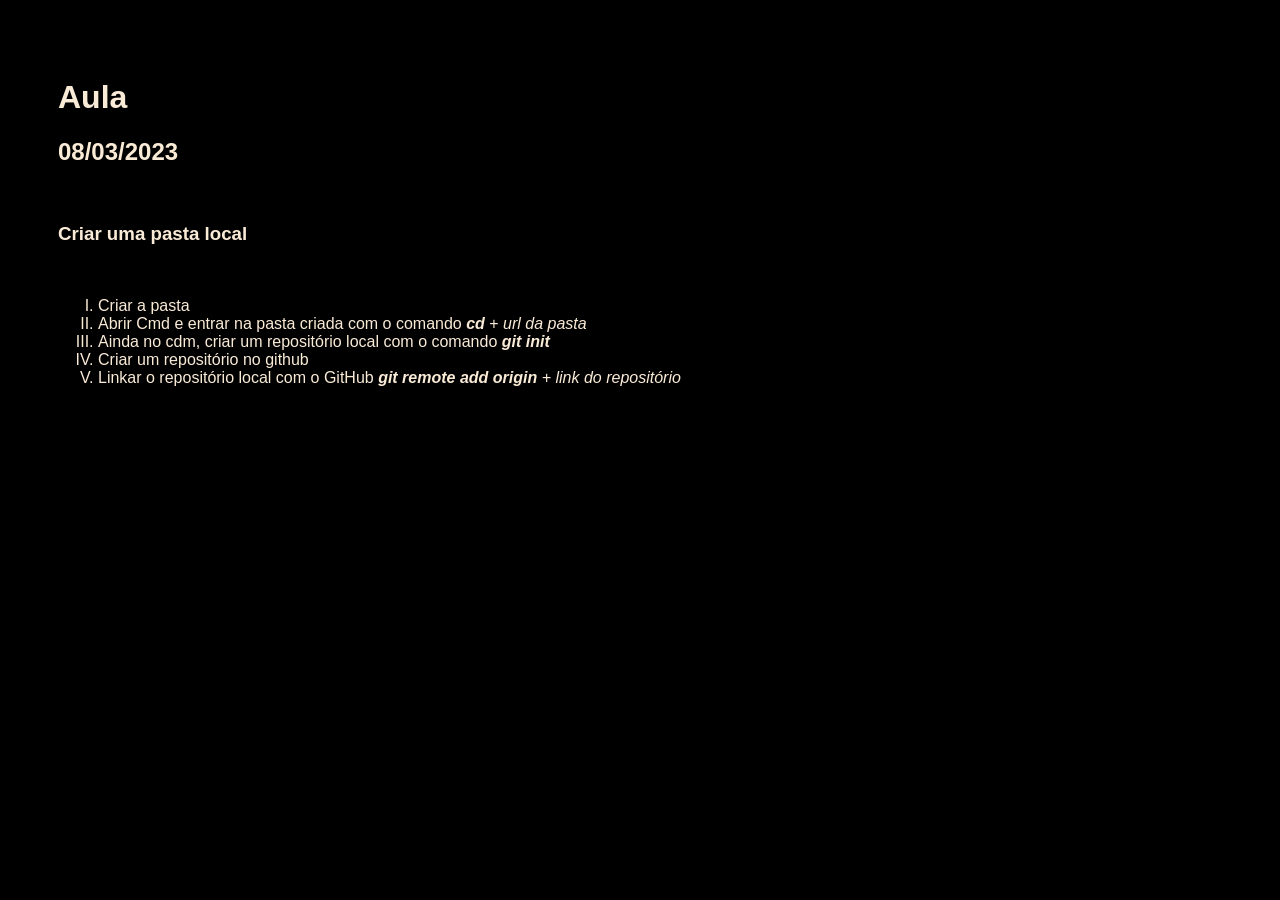
<file: Git - Matheus/index.html>
<!DOCTYPE html>
<html lang="pr-BR">
<head>
    <meta charset="UTF-8">
    <meta http-equiv="X-UA-Compatible" content="IE=edge">
    <meta name="viewport" content="width=device-width, initial-scale=1.0">
    <link rel="icon" href="https://cdn-icons-png.flaticon.com/512/733/733553.png">
    <title>Craindo Repositório Git</title>
</head>
<style>
    body{
        background-color: black;
        color: antiquewhite;
        font-family:Verdana, Geneva, Tahoma, sans-serif;
        padding: 50px;
    }
</style>
<body>
    <h1>Aula</h1>
    <h2>08/03/2023</h2>
    <br>
    <h3>Criar uma pasta local</h3>
    <br>
    <ol type="I">
        <li>
            Criar a pasta
        </li>
        <li>
            Abrir Cmd e entrar na pasta criada com o comando <b><i>cd</i></b> + <i>url da pasta</i>
        </li>
        <li>
            Ainda no cdm, criar um repositório local com o comando <i><b>git init</b></i>
        </li>
        <li>
            Criar um repositório no github
        </li>
        <li>
            Linkar o repositório local com o GitHub <i><b>git remote add origin</b>  + link do repositório</i>
        </li>
    </ol>
</body>
</html>
</file>
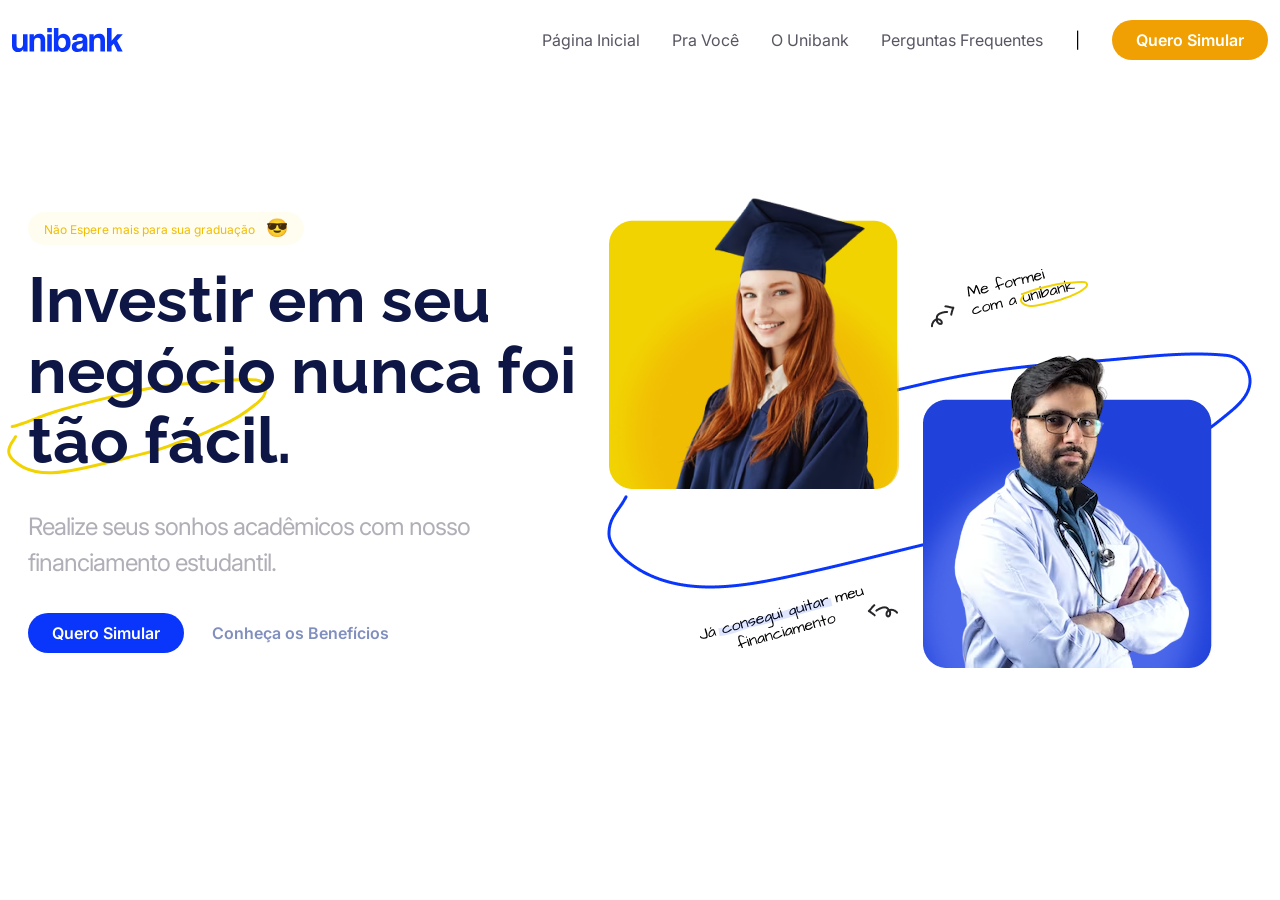
<file: Unibank - Barbhara/index.html>
<!DOCTYPE html>
<html lang="pt">
<head>
    <meta charset="UTF-8">
    <meta http-equiv="X-UA-Compatible" content="IE=edge">
    <meta name="viewport" content="width=device-width, initial-scale=1.0">
    <link rel="icon" href="/favicon.png">
    <link rel="stylesheet" href="./CSS/main.css">
    <link rel="preconnect" href="https://fonts.googleapis.com">
    <link rel="preconnect" href="https://fonts.gstatic.com" crossorigin>
    <link href="https://fonts.googleapis.com/css2?family=Inter:wght@400;500;600&family=Raleway:wght@400;500;700&display=swap" rel="stylesheet">
    <title>Unibank</title>
</head>
<body>
    <header>
        <div class="container">
            <img src="./Image/logo.svg" alt="">

            <nav>
                <ul>       
                    <li><a href="">Página Inicial</a></li>
                    <li><a href="">Pra Você</a></li>
                    <li><a href="">O Unibank</a></li>
                    <li><a href="">Perguntas Frequentes</a></li>
                    <li>|</li>
                </ul>

                <a href="" class="btn btn-secondary">Quero Simular</a>
            </nav>
        </div>
    </header>
    <section class="s-hero">
        <div class="container">
            <div class="text">

                <h5>Não Espere mais para sua graduação <span>😎</span></h5>

                <div class="title">
                    <h1>Investir em seu negócio nunca foi tão fácil.</h1>
                    <img src="./Image/rabisco.svg" alt="">
                </div>

                <p>Realize seus sonhos acadêmicos com nosso financiamento estudantil.</p>

                <div class="btns">
                    <a href="" class="btn btn-primary">Quero Simular</a>
                    <a href="" class="btn">Conheça os Benefícios</a>
                </div>
            </div>
            <img src="./Image/banner.png" alt="">
        </div>
    </section>
</body>
</html>
</file>
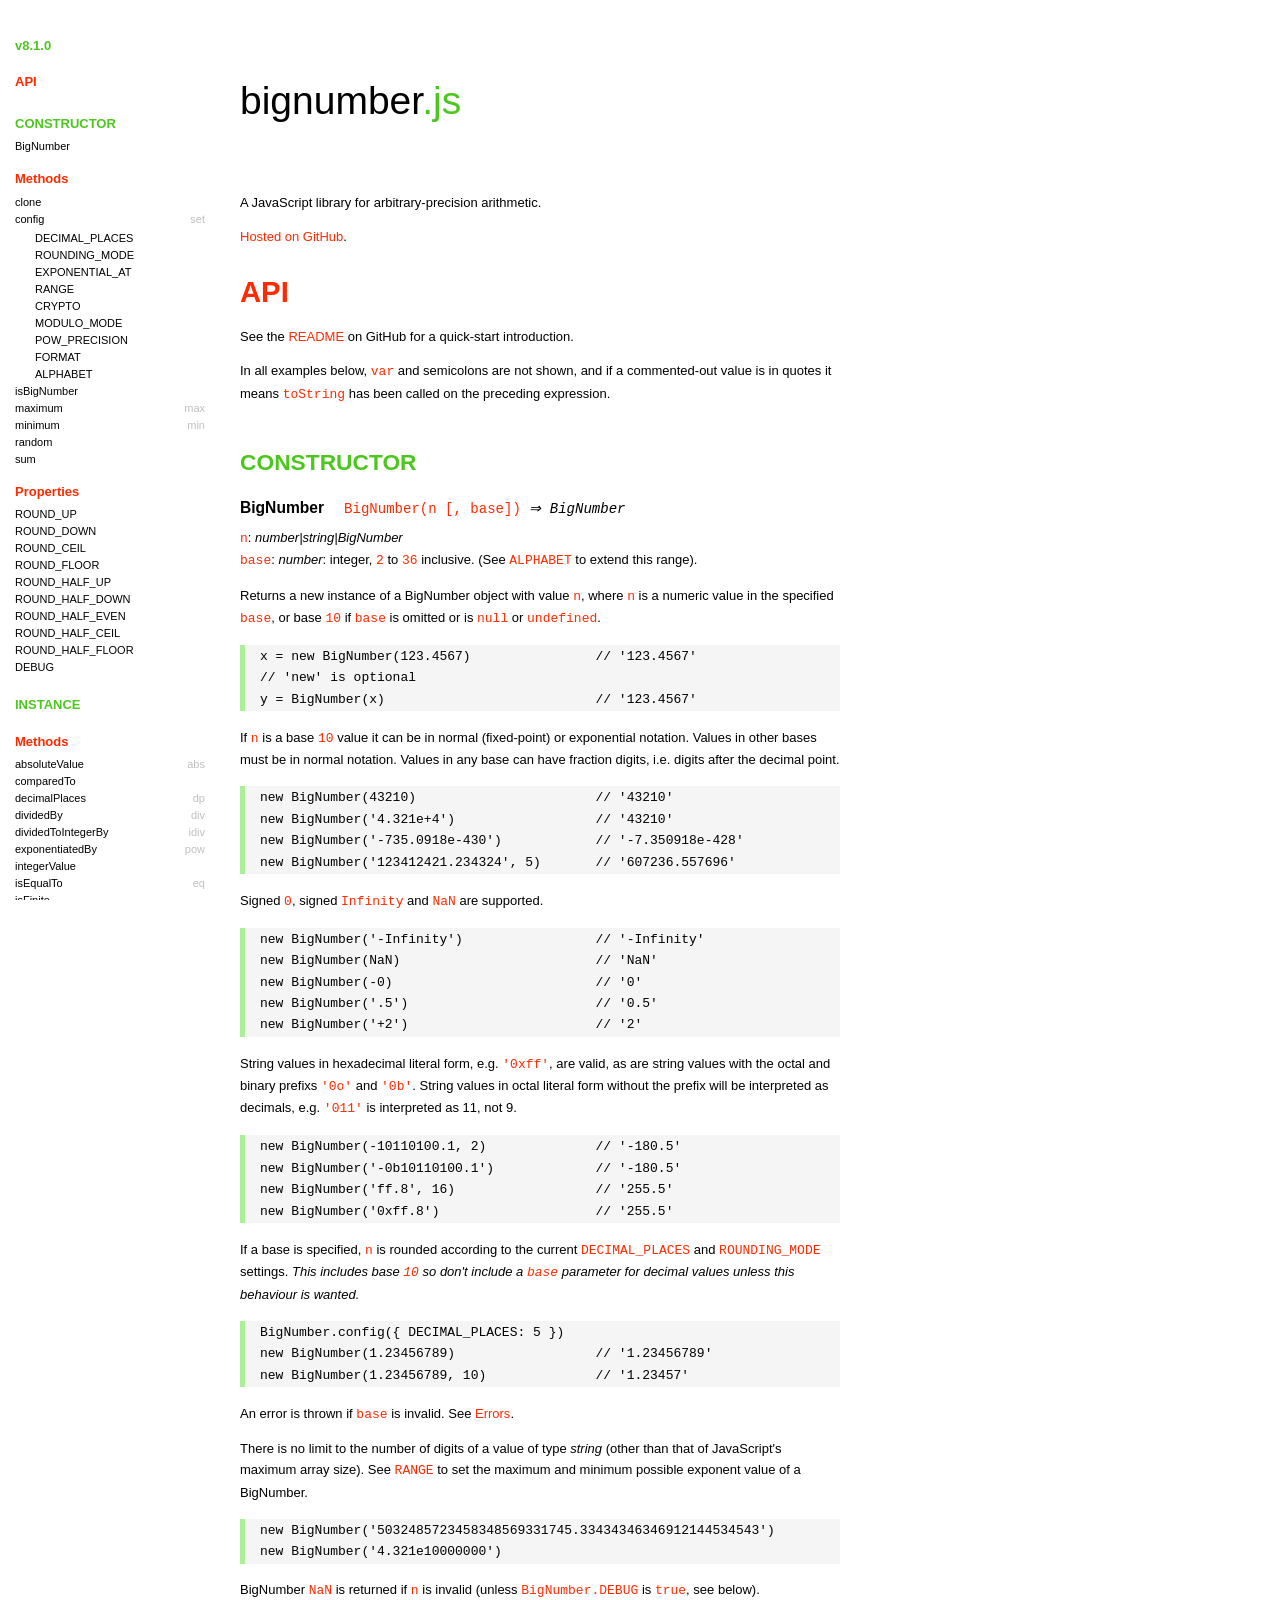
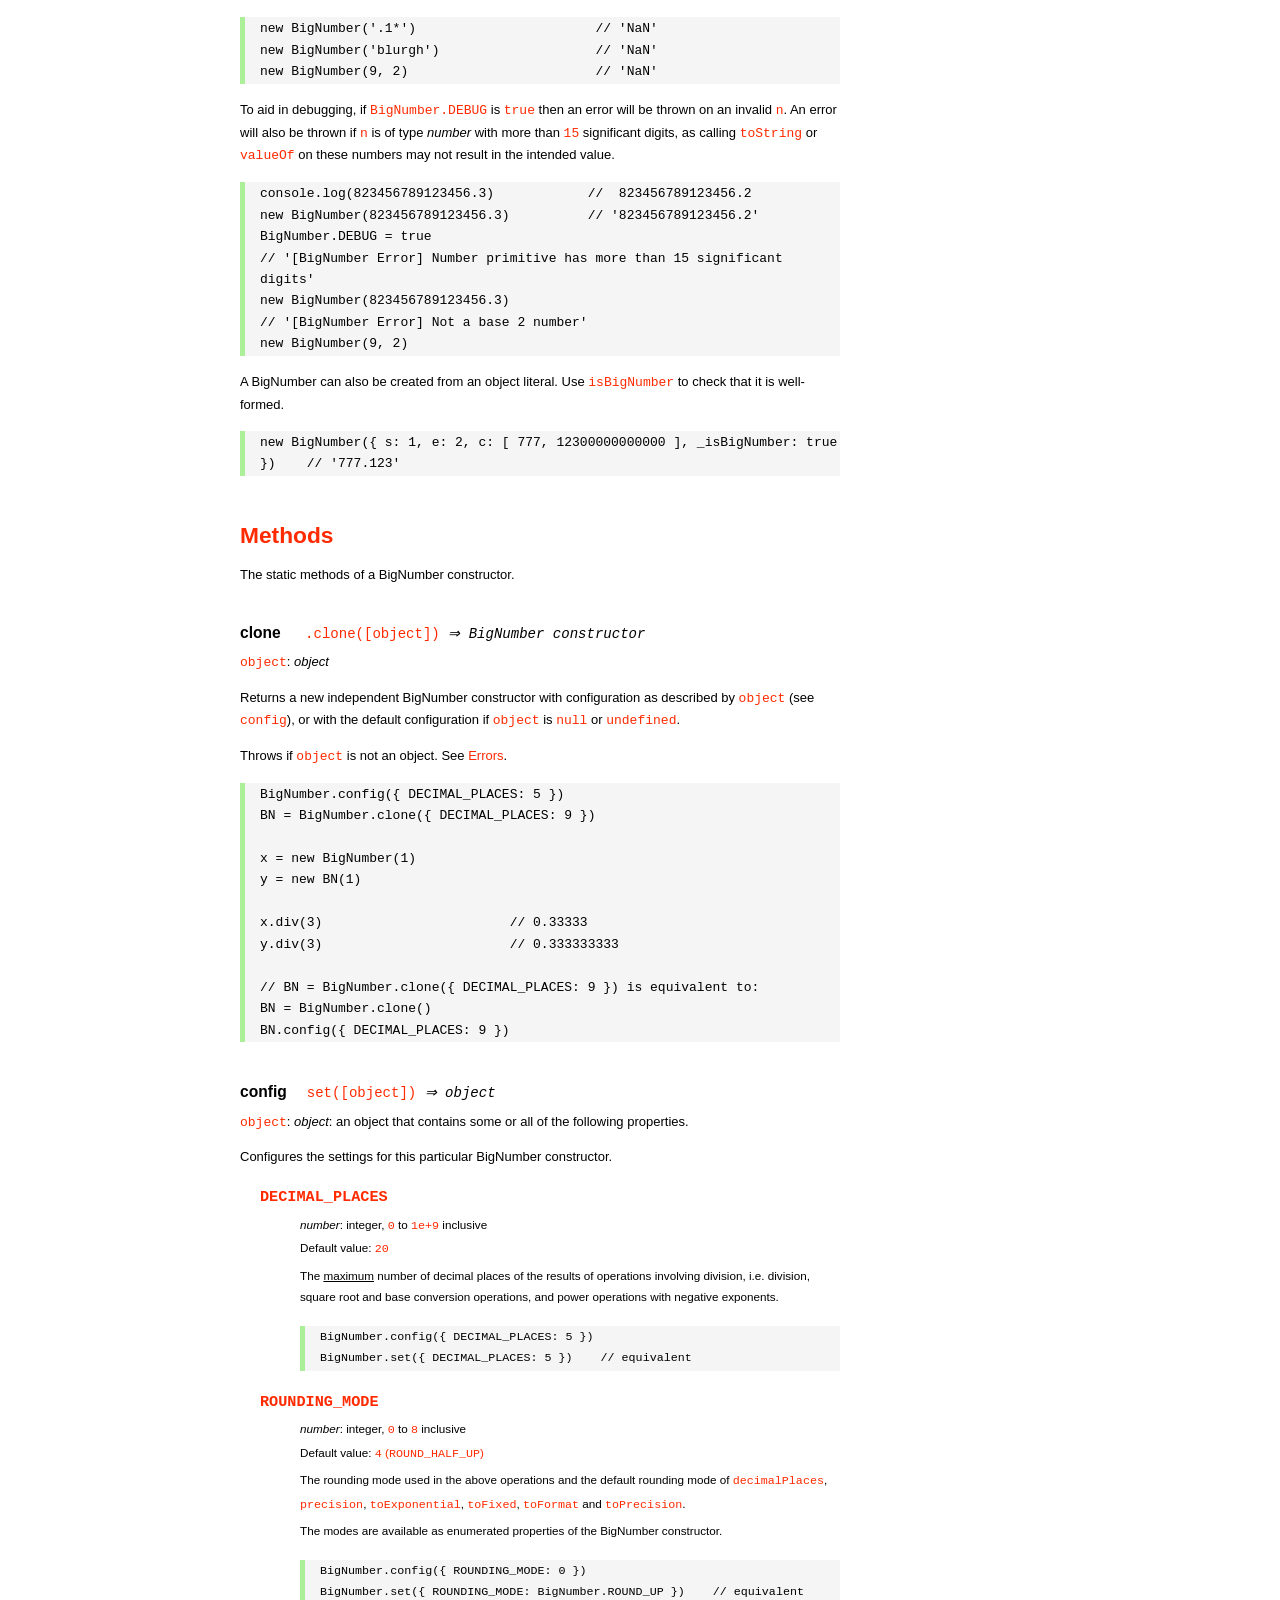
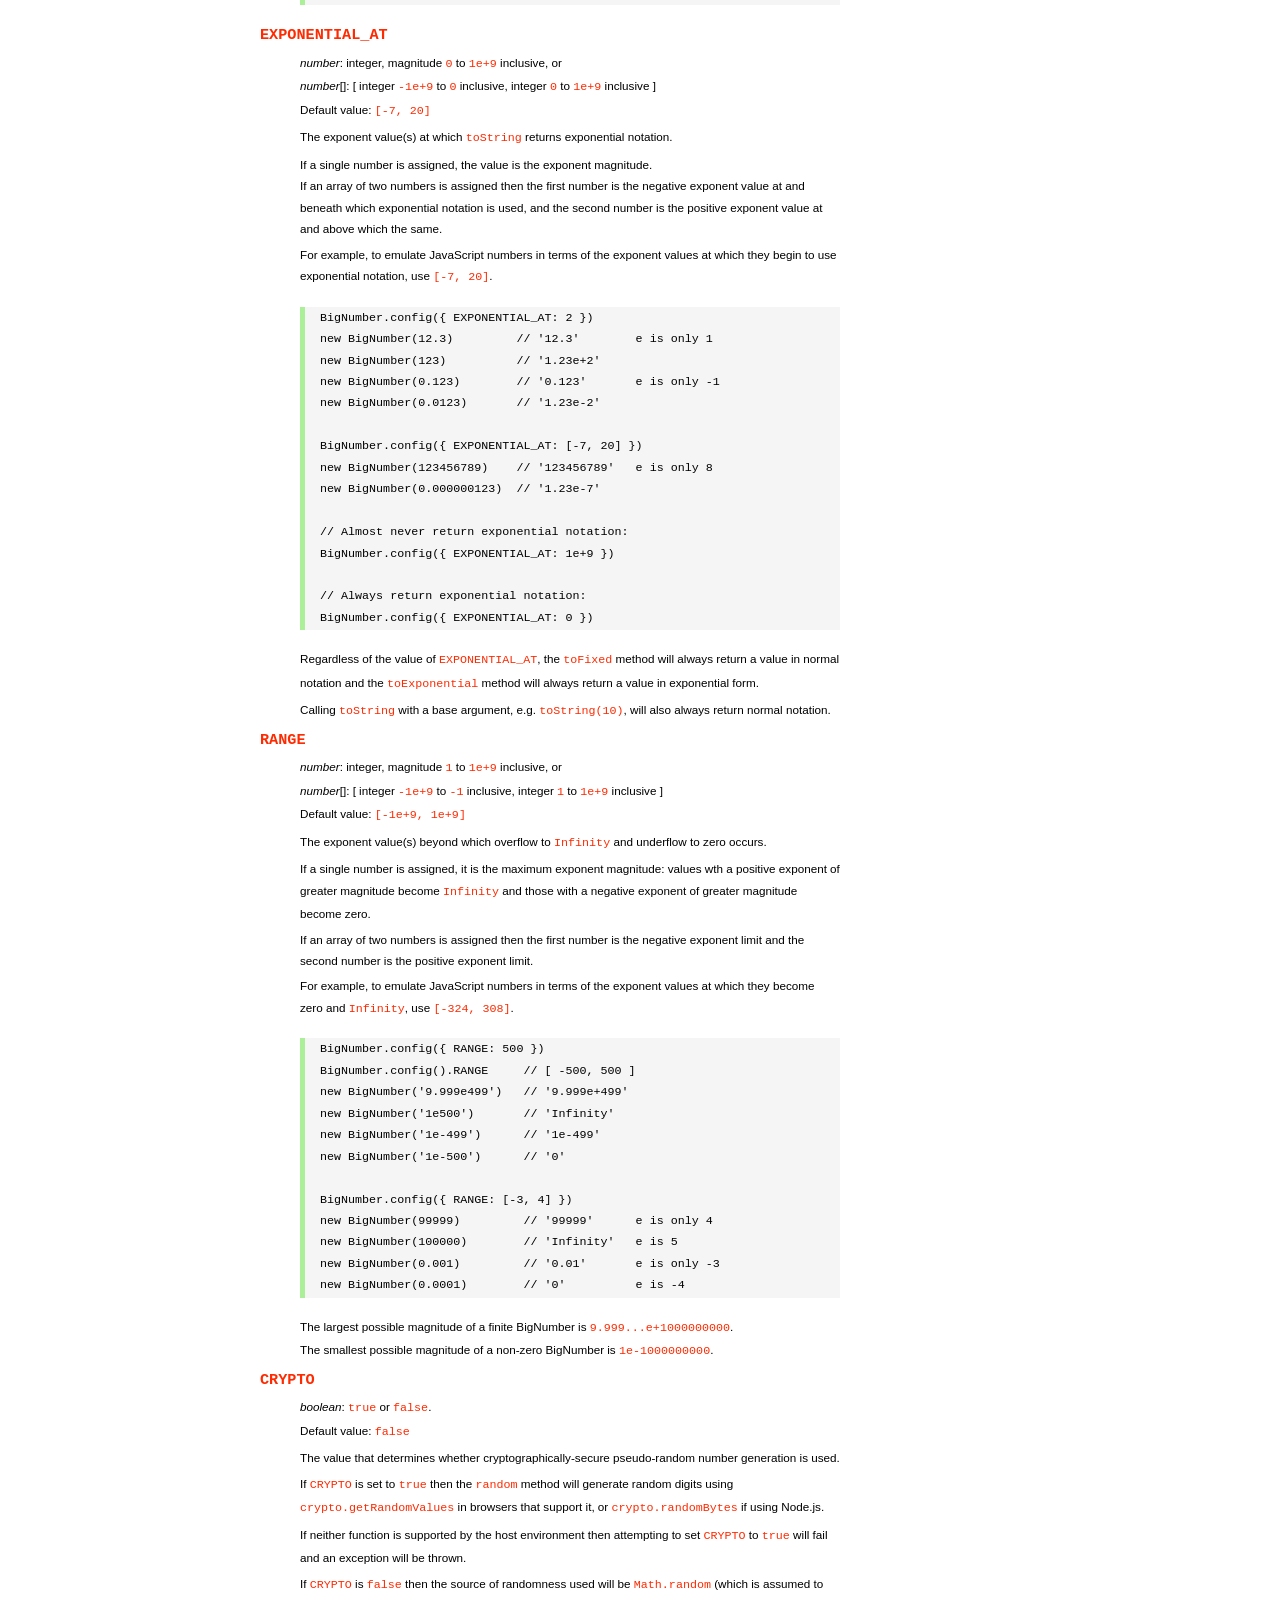
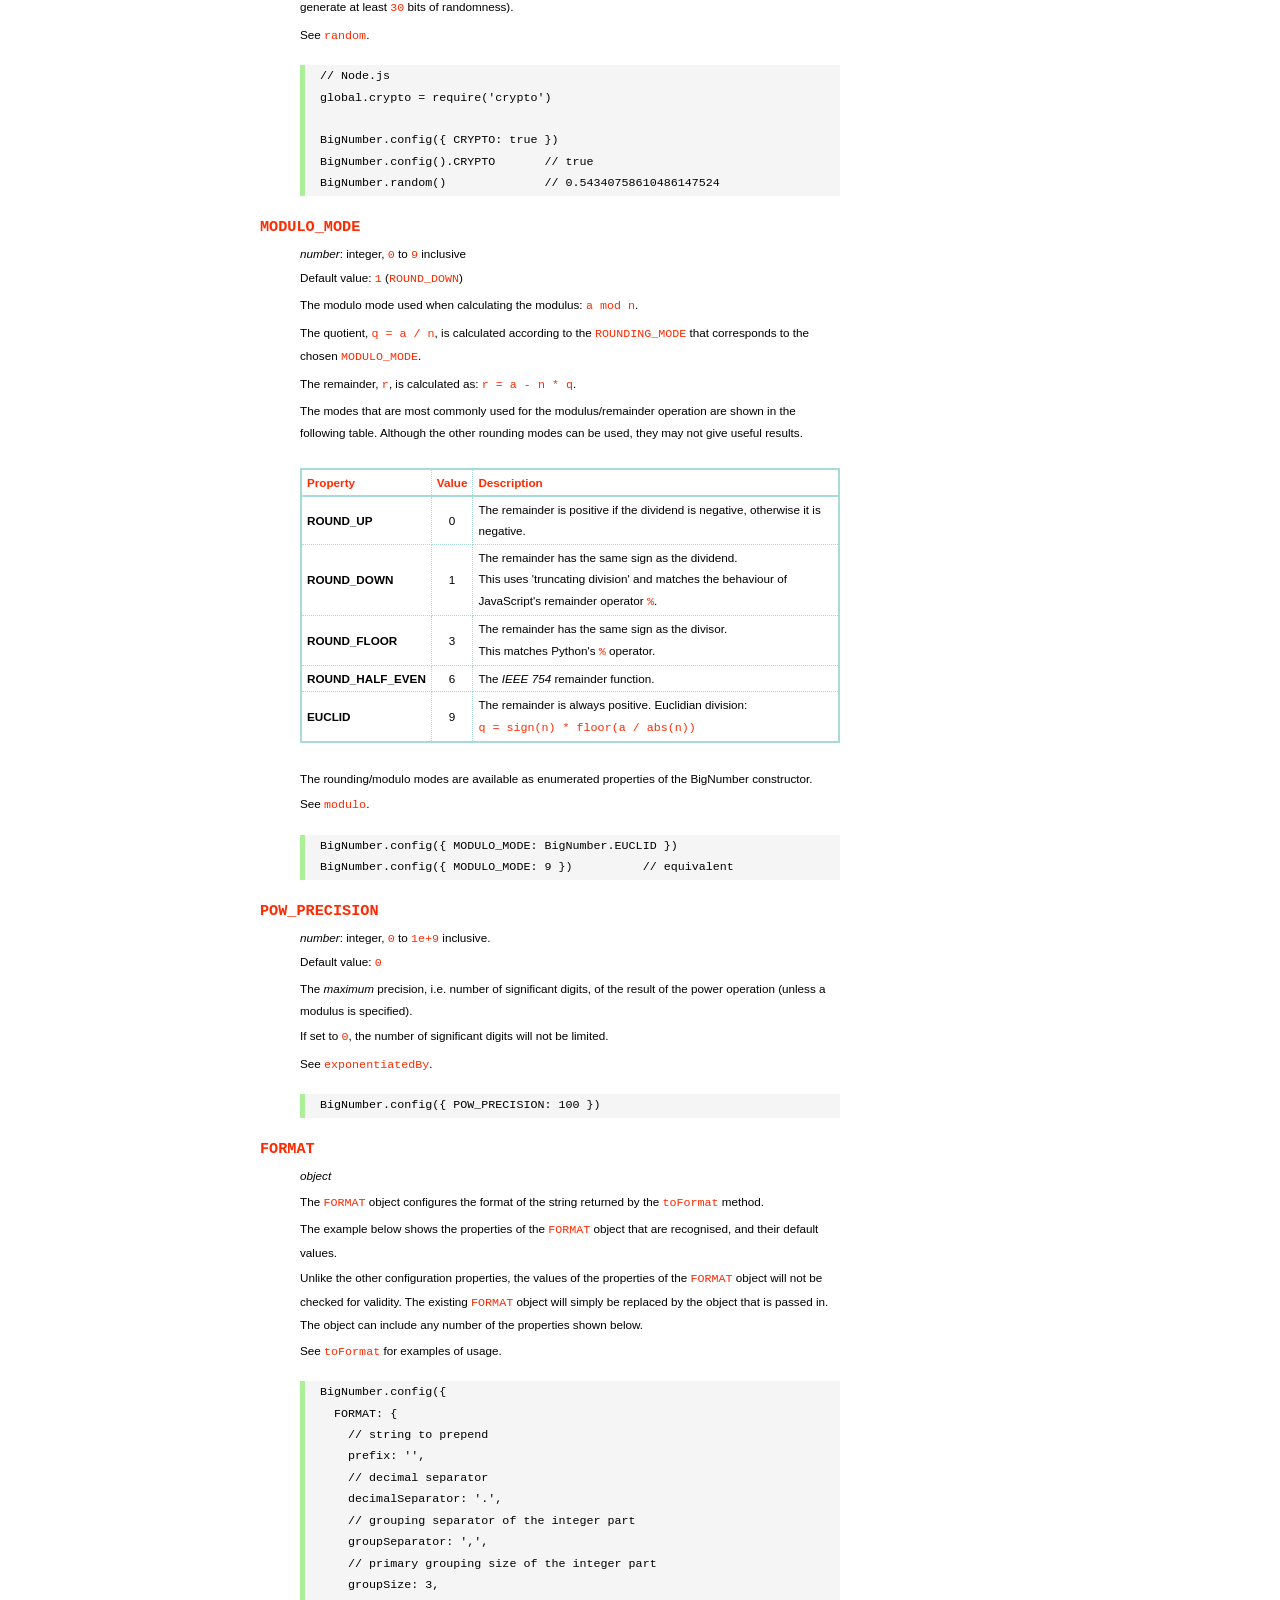
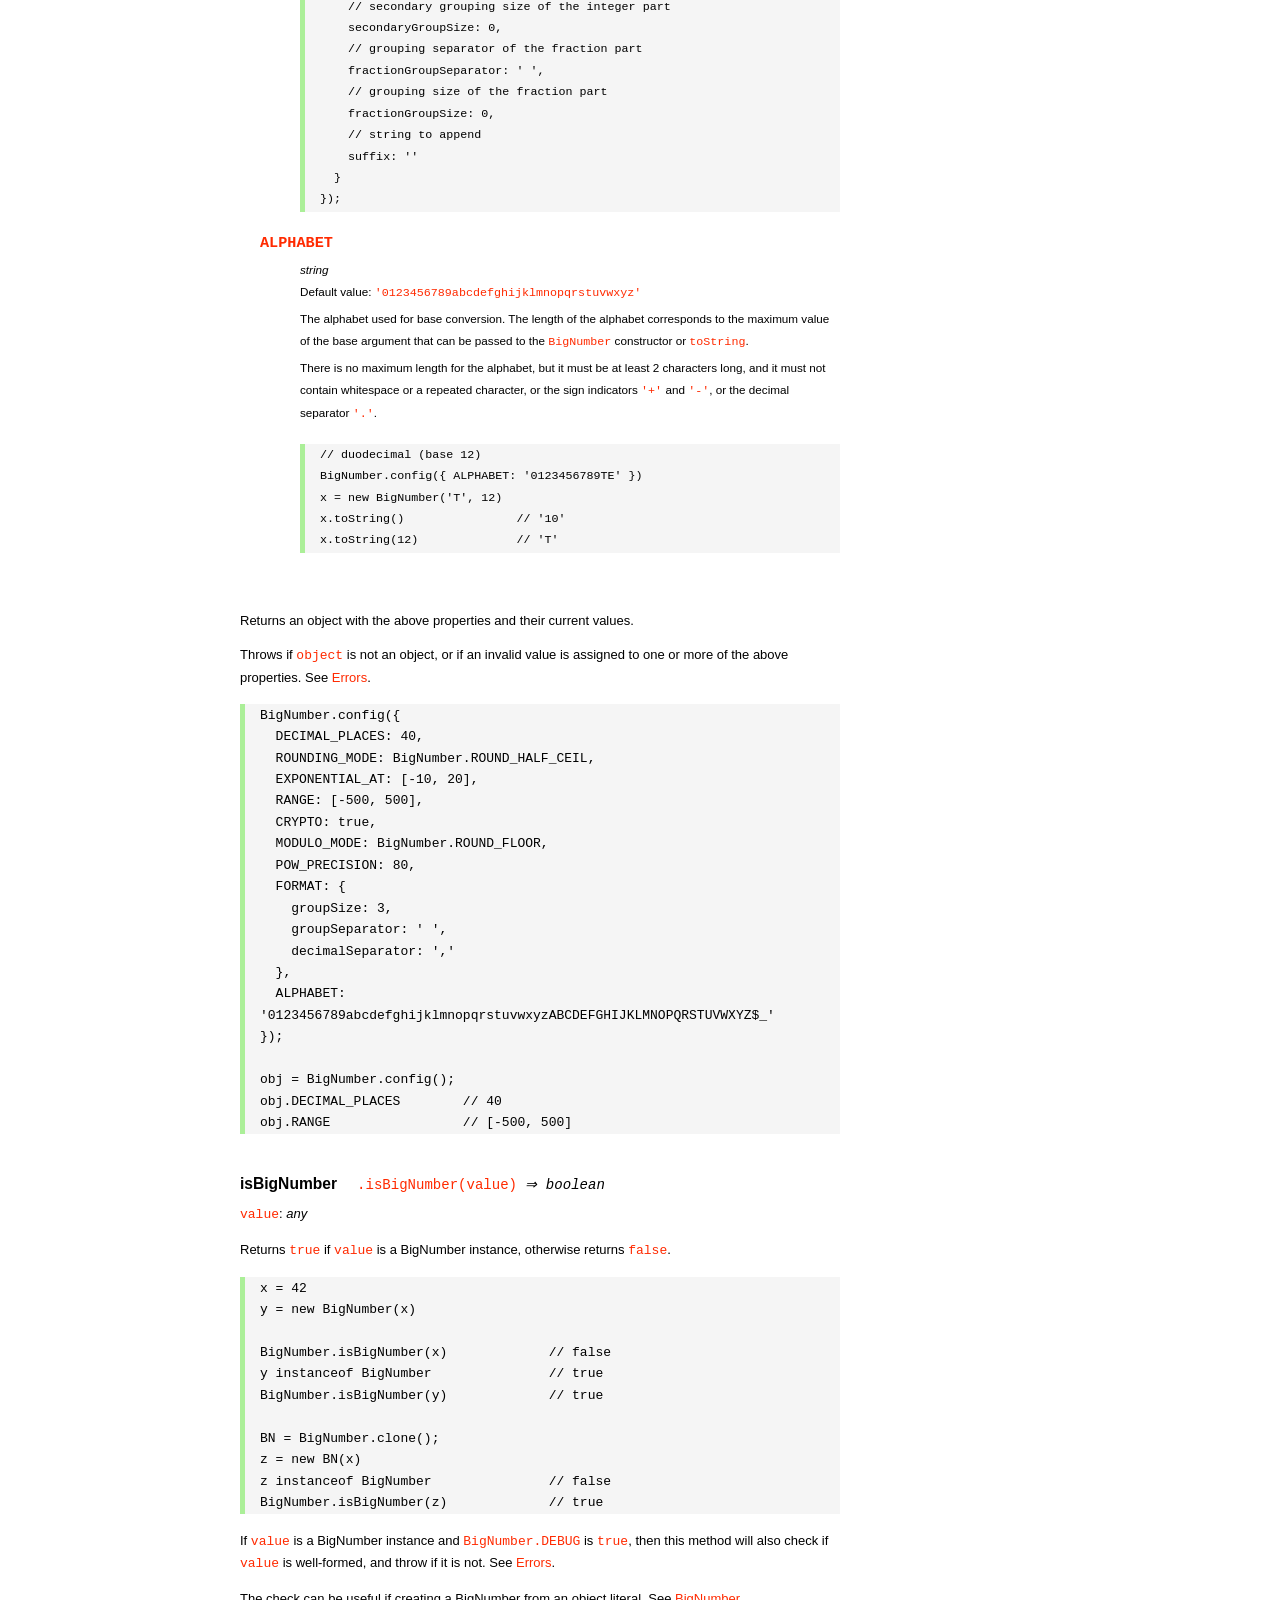
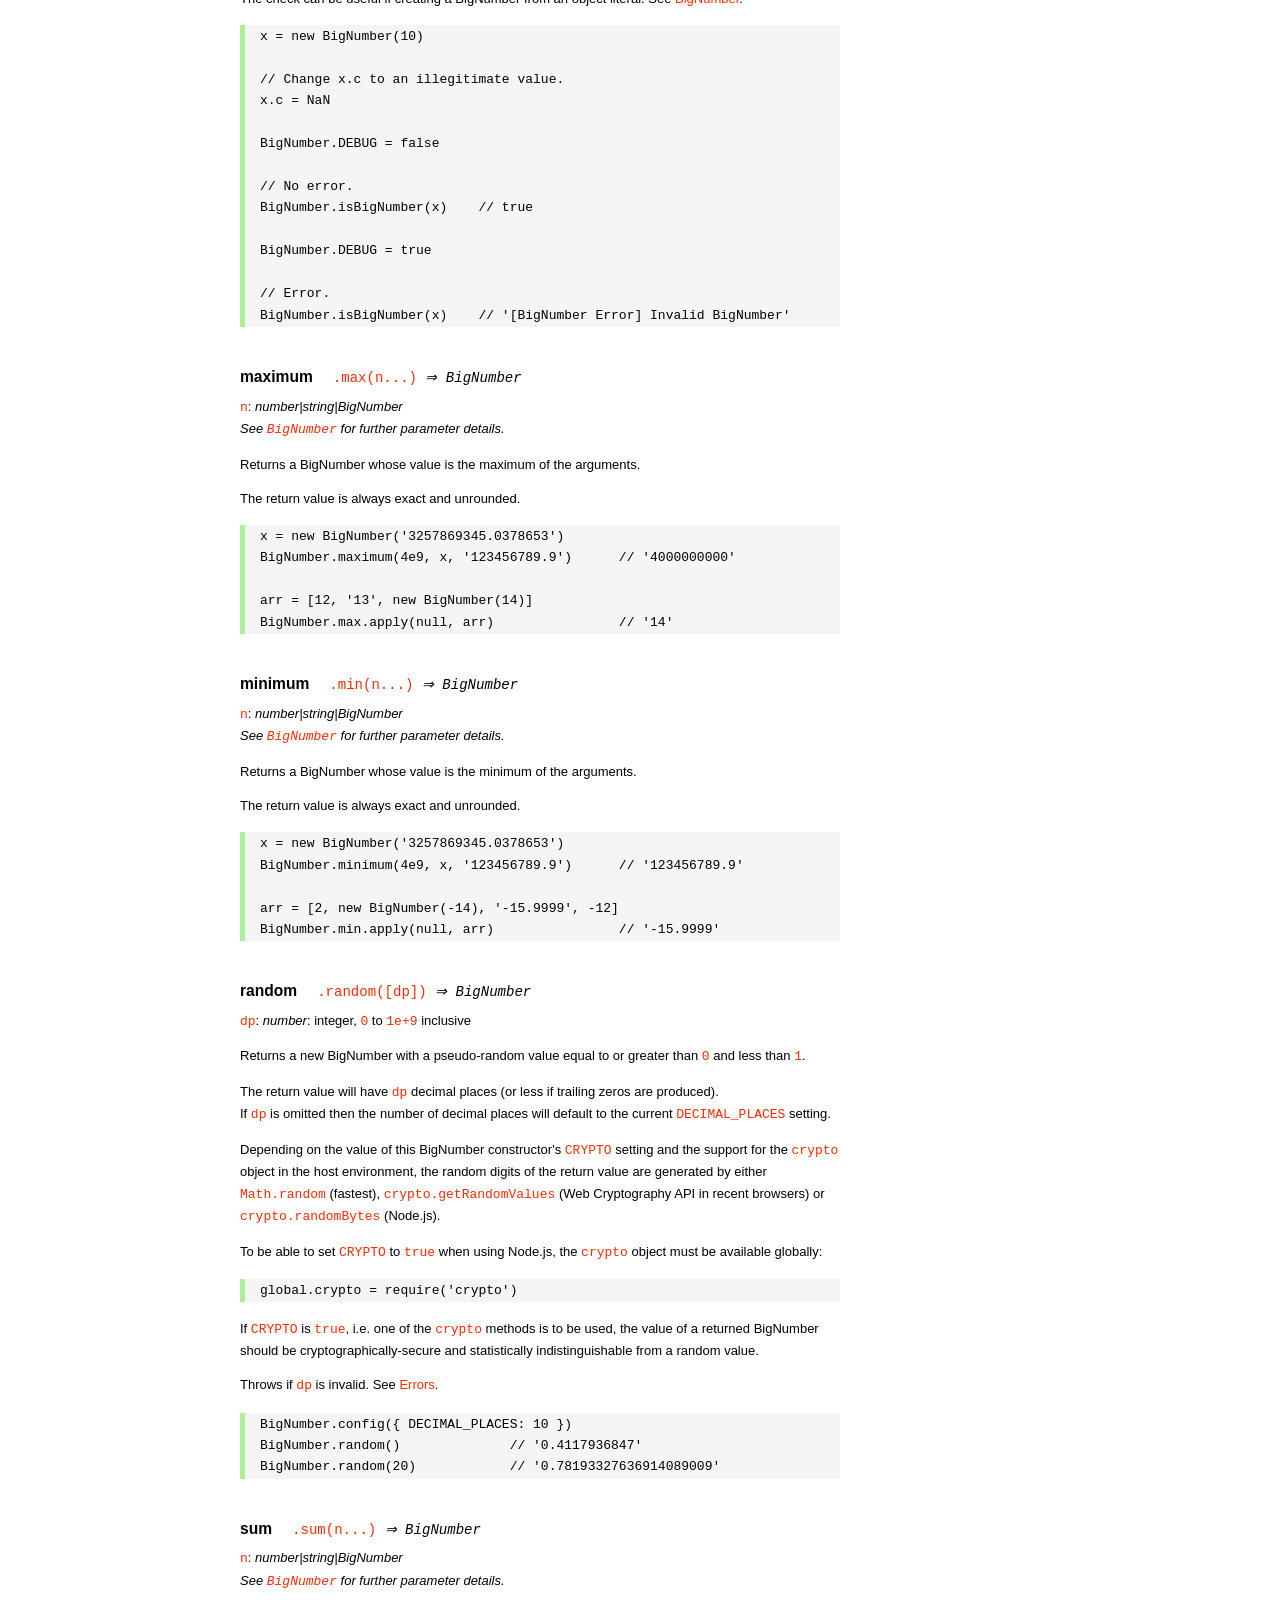
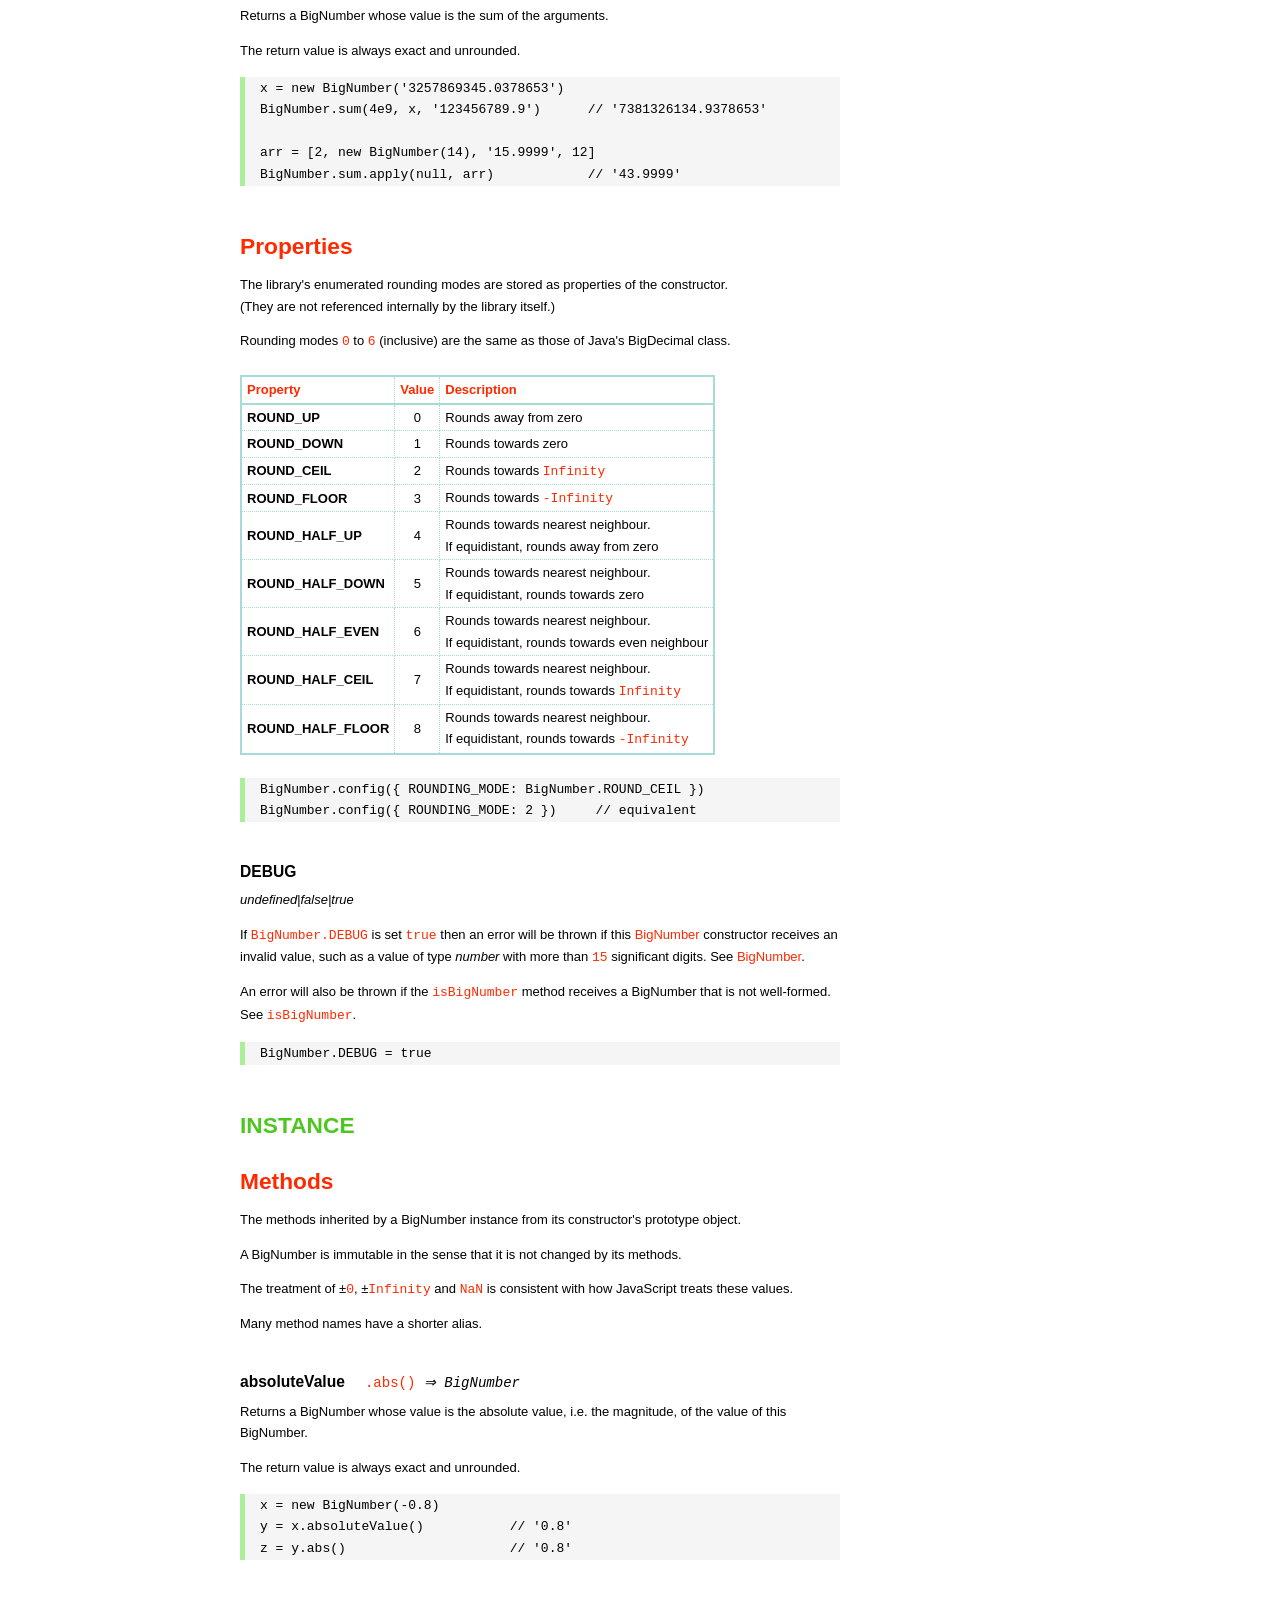
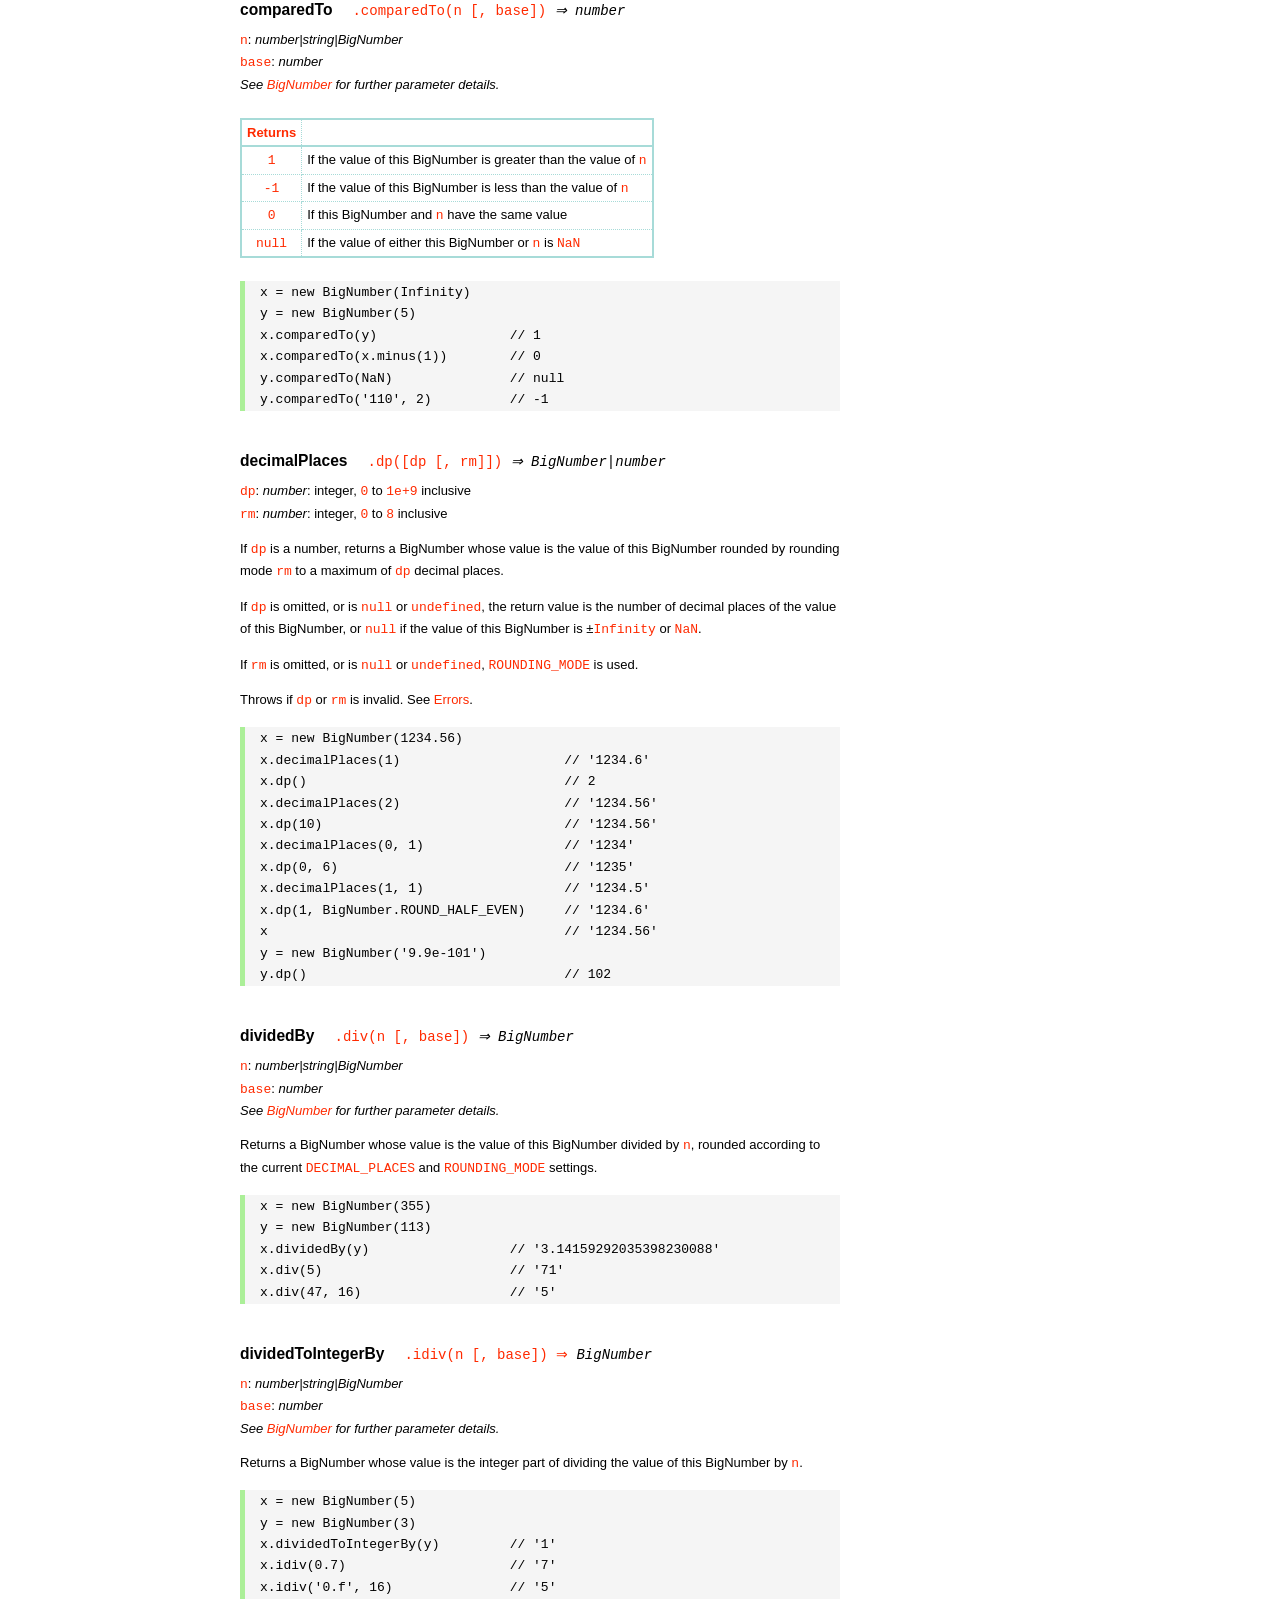
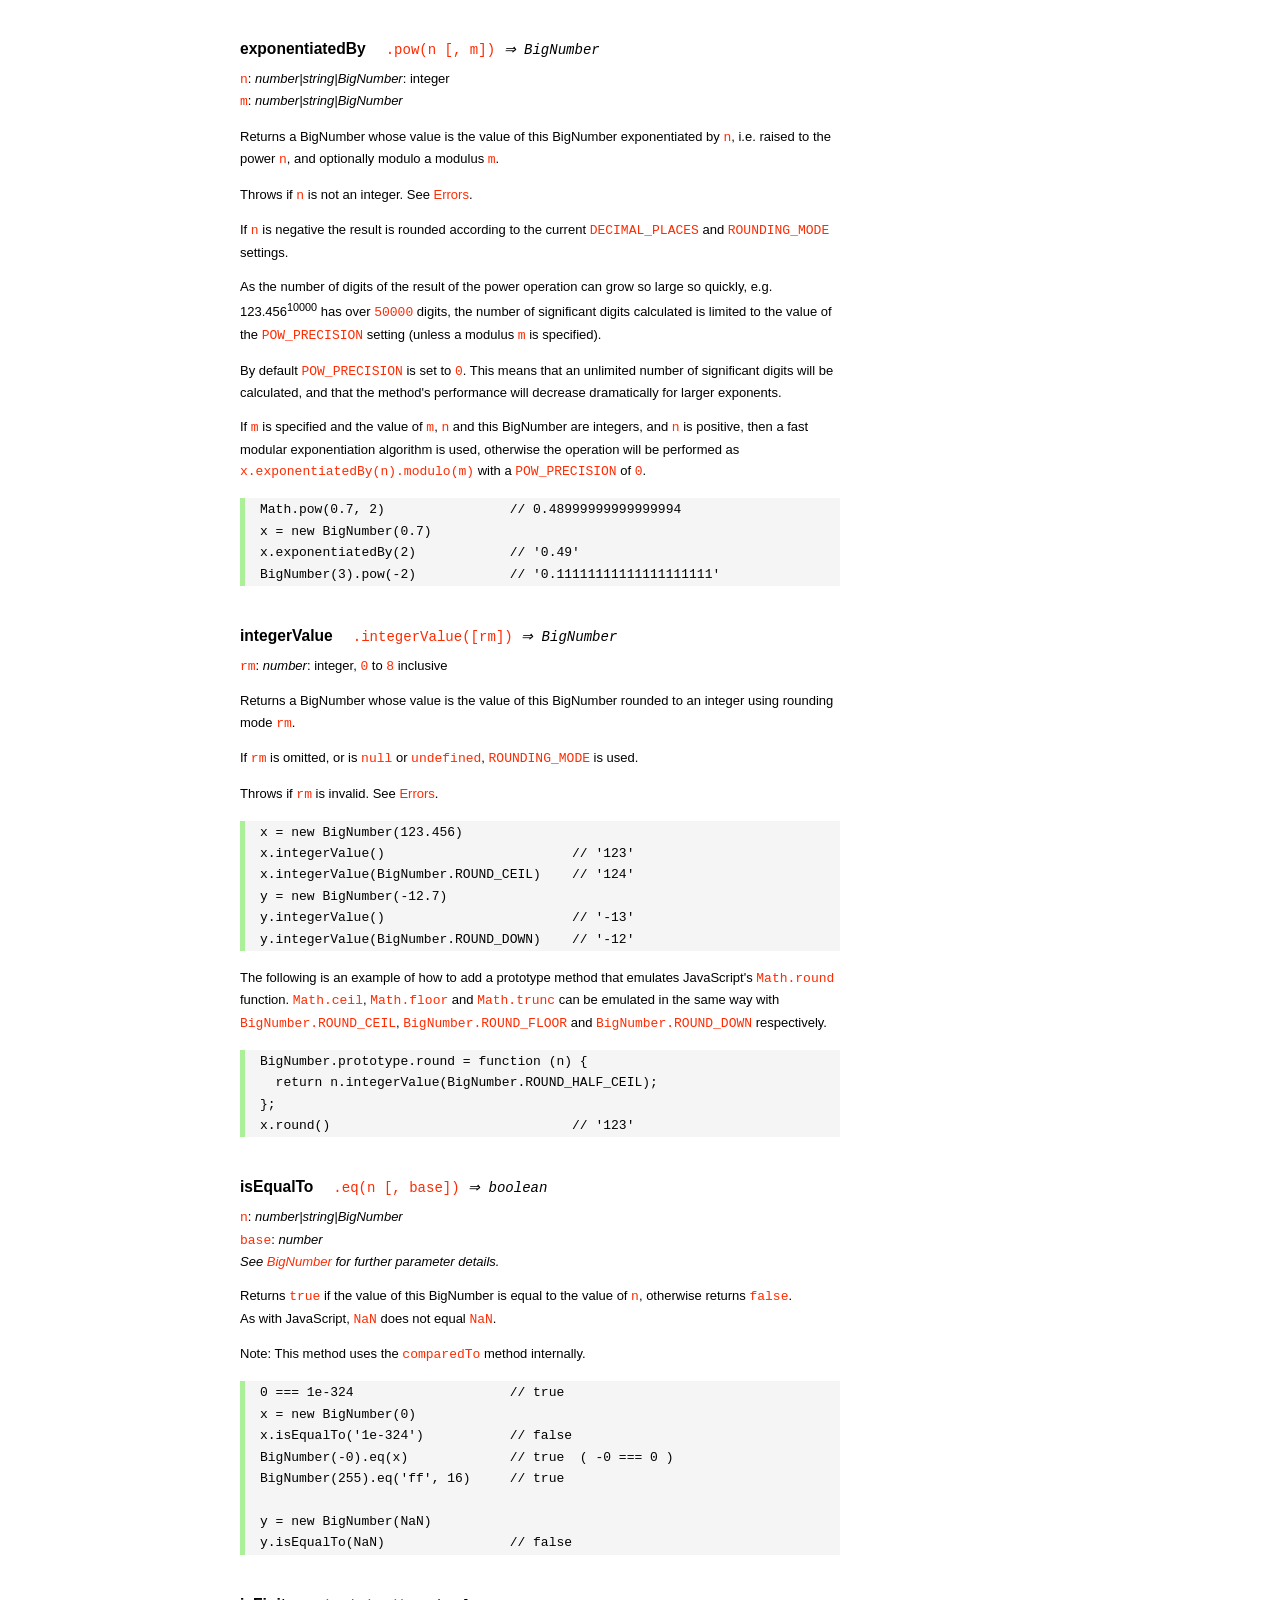
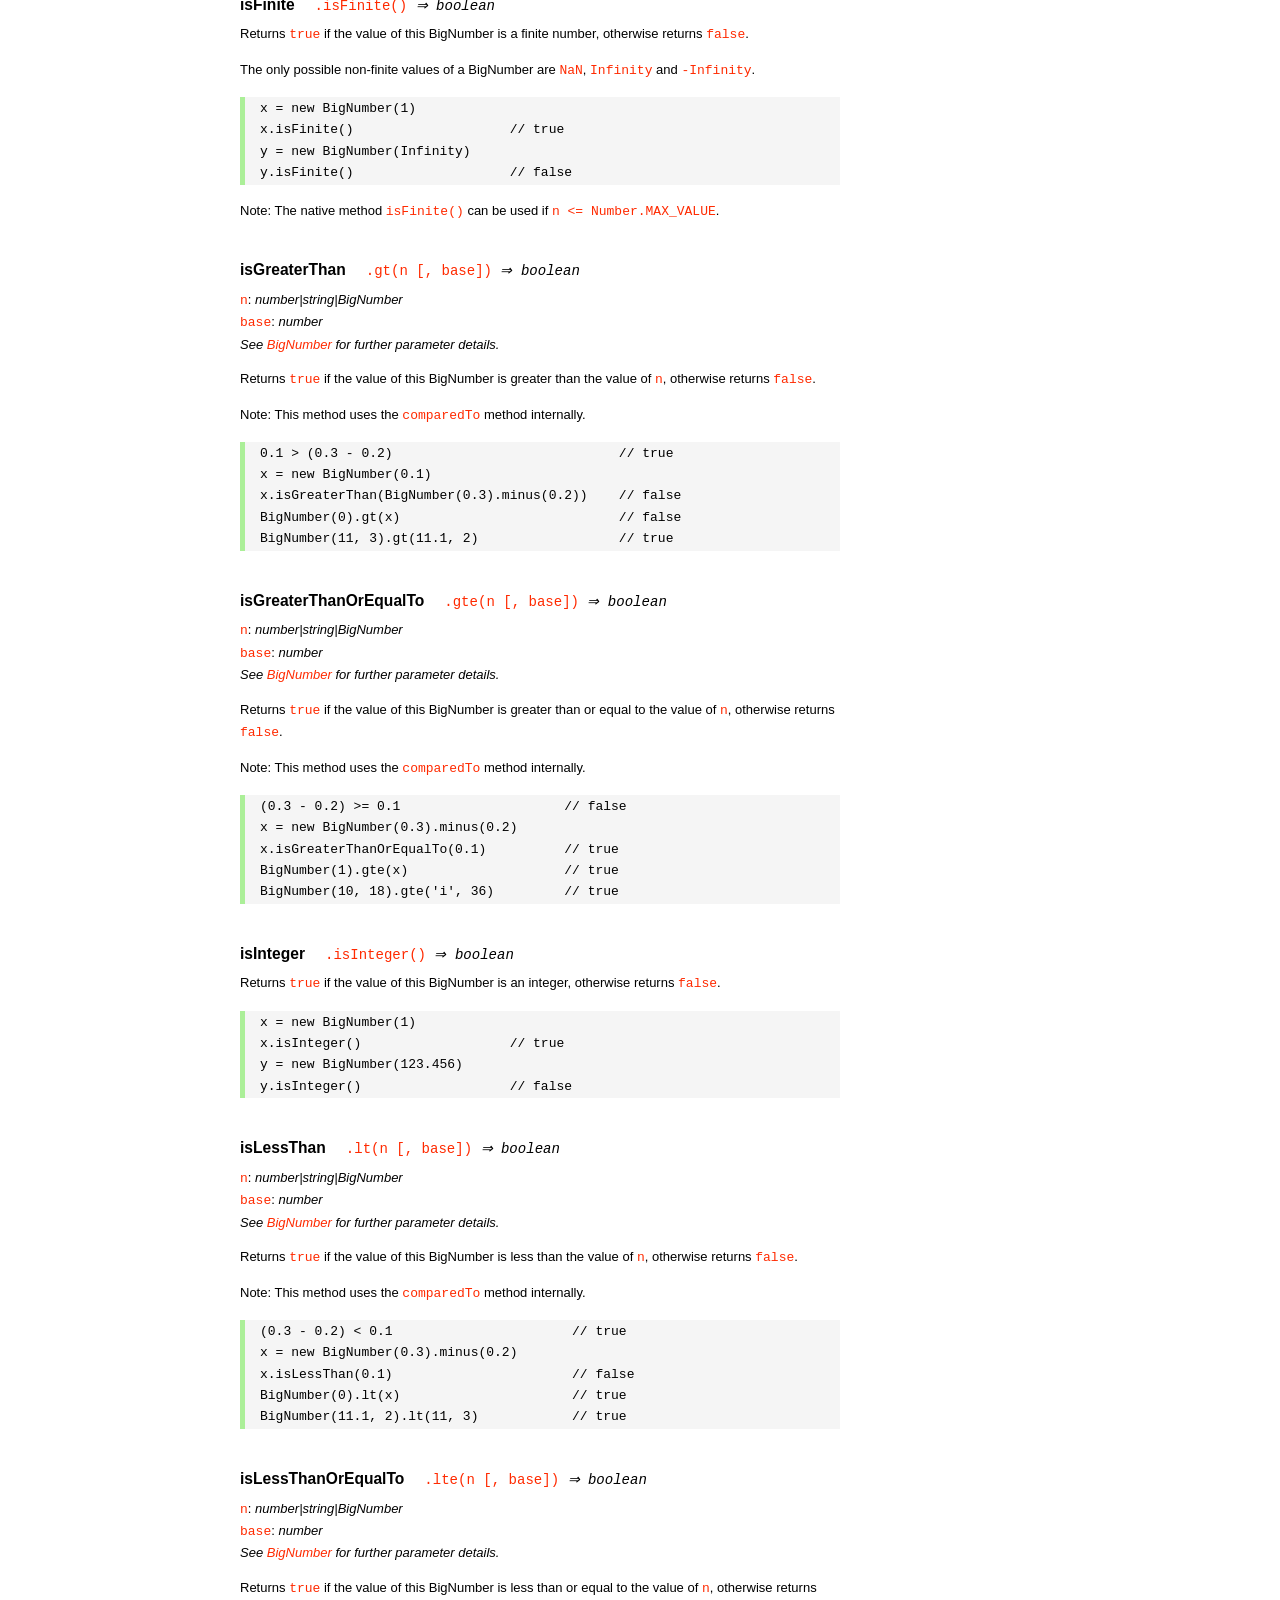
<file: Cloud - Iam/src/node_modules/bignumber.js/doc/API.html>
<!DOCTYPE HTML>
<html>
<head>
<meta charset="utf-8">
<meta http-equiv="X-UA-Compatible" content="IE=edge">
<meta name="Author" content="M Mclaughlin">
<title>bignumber.js API</title>
<style>
html{font-size:100%}
body{background:#fff;font-family:"Helvetica Neue",Helvetica,Arial,sans-serif;font-size:13px;
  line-height:1.65em;min-height:100%;margin:0}
body,i{color:#000}
.nav{background:#fff;position:fixed;top:0;bottom:0;left:0;width:200px;overflow-y:auto;
  padding:15px 0 30px 15px}
div.container{width:600px;margin:50px 0 50px 240px}
p{margin:0 0 1em;width:600px}
pre,ul{margin:1em 0}
h1,h2,h3,h4,h5{margin:0;padding:1.5em 0 0}
h1,h2{padding:.75em 0}
h1{font:400 3em Verdana,sans-serif;color:#000;margin-bottom:1em}
h2{font-size:2.25em;color:#ff2a00}
h3{font-size:1.75em;color:#4dc71f}
h4{font-size:1.75em;color:#ff2a00;padding-bottom:.75em}
h5{font-size:1.2em;margin-bottom:.4em}
h6{font-size:1.1em;margin-bottom:0.8em;padding:0.5em 0}
dd{padding-top:.35em}
dt{padding-top:.5em}
b{font-weight:700}
dt b{font-size:1.3em}
a,a:visited{color:#ff2a00;text-decoration:none}
a:active,a:hover{outline:0;text-decoration:underline}
.nav a,.nav b,.nav a:visited{display:block;color:#ff2a00;font-weight:700; margin-top:15px}
.nav b{color:#4dc71f;margin-top:20px;cursor:default;width:auto}
ul{list-style-type:none;padding:0 0 0 20px}
.nav ul{line-height:14px;padding-left:0;margin:5px 0 0}
.nav ul a,.nav ul a:visited,span{display:inline;color:#000;font-family:Verdana,Geneva,sans-serif;
  font-size:11px;font-weight:400;margin:0}
.inset,ul.inset{margin-left:20px}
.inset{font-size:.9em}
.nav li{width:auto;margin:0 0 3px}
.alias{font-style:italic;margin-left:20px}
table{border-collapse:collapse;border-spacing:0;border:2px solid #a7dbd8;margin:1.75em 0;padding:0}
td,th{text-align:left;margin:0;padding:2px 5px;border:1px dotted #a7dbd8}
th{border-top:2px solid #a7dbd8;border-bottom:2px solid #a7dbd8;color:#ff2a00}
code,pre{font-family:Consolas, monaco, monospace;font-weight:400}
pre{background:#f5f5f5;white-space:pre-wrap;word-wrap:break-word;border-left:5px solid #abef98;
  padding:1px 0 1px 15px;margin:1.2em 0}
code,.nav-title{color:#ff2a00}
.end{margin-bottom:25px}
.centre{text-align:center}
.error-table{font-size:13px;width:100%}
#faq{margin:3em 0 0}
li span{float:right;margin-right:10px;color:#c0c0c0}
#js{font:inherit;color:#4dc71f}
</style>
</head>
<body>

  <div class="nav">

    <b>v8.1.0</b>

	<a class='nav-title' href="#">API</a>

    <b> CONSTRUCTOR </b>
    <ul>
      <li><a href="#bignumber">BigNumber</a></li>
    </ul>

    <a href="#methods">Methods</a>
    <ul>
      <li><a href="#clone">clone</a></li>
      <li><a href="#config" >config</a><span>set</span></li>
      <li>
        <ul class="inset">
          <li><a href="#decimal-places">DECIMAL_PLACES</a></li>
          <li><a href="#rounding-mode" >ROUNDING_MODE</a></li>
          <li><a href="#exponential-at">EXPONENTIAL_AT</a></li>
          <li><a href="#range"         >RANGE</a></li>
          <li><a href="#crypto"        >CRYPTO</a></li>
          <li><a href="#modulo-mode"   >MODULO_MODE</a></li>
          <li><a href="#pow-precision" >POW_PRECISION</a></li>
          <li><a href="#format"        >FORMAT</a></li>
          <li><a href="#alphabet"      >ALPHABET</a></li>
        </ul>
      </li>
      <li><a href="#isBigNumber">isBigNumber</a></li>
      <li><a href="#max"        >maximum</a><span>max</span></li>
      <li><a href="#min"        >minimum</a><span>min</span></li>
      <li><a href="#random"     >random</a></li>
      <li><a href="#sum"        >sum</a></li>
    </ul>

    <a href="#constructor-properties">Properties</a>
    <ul>
      <li><a href="#round-up"        >ROUND_UP</a></li>
      <li><a href="#round-down"      >ROUND_DOWN</a></li>
      <li><a href="#round-ceil"      >ROUND_CEIL</a></li>
      <li><a href="#round-floor"     >ROUND_FLOOR</a></li>
      <li><a href="#round-half-up"   >ROUND_HALF_UP</a></li>
      <li><a href="#round-half-down" >ROUND_HALF_DOWN</a></li>
      <li><a href="#round-half-even" >ROUND_HALF_EVEN</a></li>
      <li><a href="#round-half-ceil" >ROUND_HALF_CEIL</a></li>
      <li><a href="#round-half-floor">ROUND_HALF_FLOOR</a></li>
      <li><a href="#debug"           >DEBUG</a></li>
    </ul>

    <b> INSTANCE </b>

    <a href="#prototype-methods">Methods</a>
    <ul>
      <li><a href="#abs"    >absoluteValue         </a><span>abs</span>  </li>
      <li><a href="#cmp"    >comparedTo            </a>                  </li>
      <li><a href="#dp"     >decimalPlaces         </a><span>dp</span>   </li>
      <li><a href="#div"    >dividedBy             </a><span>div</span>  </li>
      <li><a href="#divInt" >dividedToIntegerBy    </a><span>idiv</span> </li>
      <li><a href="#pow"    >exponentiatedBy       </a><span>pow</span>  </li>
      <li><a href="#int"    >integerValue          </a>                  </li>
      <li><a href="#eq"     >isEqualTo             </a><span>eq</span>   </li>
      <li><a href="#isF"    >isFinite              </a>                  </li>
      <li><a href="#gt"     >isGreaterThan         </a><span>gt</span>   </li>
      <li><a href="#gte"    >isGreaterThanOrEqualTo</a><span>gte</span>  </li>
      <li><a href="#isInt"  >isInteger             </a>                  </li>
      <li><a href="#lt"     >isLessThan            </a><span>lt</span>   </li>
      <li><a href="#lte"    >isLessThanOrEqualTo   </a><span>lte</span>  </li>
      <li><a href="#isNaN"  >isNaN                 </a>                  </li>
      <li><a href="#isNeg"  >isNegative            </a>                  </li>
      <li><a href="#isPos"  >isPositive            </a>                  </li>
      <li><a href="#isZ"    >isZero                </a>                  </li>
      <li><a href="#minus"  >minus                 </a>                  </li>
      <li><a href="#mod"    >modulo                </a><span>mod</span>  </li>
      <li><a href="#times"  >multipliedBy          </a><span>times</span></li>
      <li><a href="#neg"    >negated               </a>                  </li>
      <li><a href="#plus"   >plus                  </a>                  </li>
      <li><a href="#sd"     >precision             </a><span>sd</span>   </li>
      <li><a href="#shift"  >shiftedBy             </a>                  </li>
      <li><a href="#sqrt"   >squareRoot            </a><span>sqrt</span> </li>
      <li><a href="#toE"    >toExponential         </a>                  </li>
      <li><a href="#toFix"  >toFixed               </a>                  </li>
      <li><a href="#toFor"  >toFormat              </a>                  </li>
      <li><a href="#toFr"   >toFraction            </a>                  </li>
      <li><a href="#toJSON" >toJSON                </a>                  </li>
      <li><a href="#toN"    >toNumber              </a>                  </li>
      <li><a href="#toP"    >toPrecision           </a>                  </li>
      <li><a href="#toS"    >toString              </a>                  </li>
      <li><a href="#valueOf">valueOf               </a>                  </li>
    </ul>

    <a href="#instance-properties">Properties</a>
    <ul>
      <li><a href="#coefficient">c: coefficient</a></li>
      <li><a href="#exponent"   >e: exponent</a></li>
      <li><a href="#sign"       >s: sign</a></li>
    </ul>

    <a href="#zero-nan-infinity">Zero, NaN &amp; Infinity</a>
    <a href="#Errors">Errors</a>
    <a href="#type-coercion">Type coercion</a>
    <a class='end' href="#faq">FAQ</a>

  </div>

  <div class="container">

    <h1>bignumber<span id='js'>.js</span></h1>

    <p>A JavaScript library for arbitrary-precision arithmetic.</p>
    <p><a href="https://github.com/MikeMcl/bignumber.js">Hosted on GitHub</a>. </p>

    <h2>API</h2>

    <p>
      See the <a href='https://github.com/MikeMcl/bignumber.js'>README</a> on GitHub for a
      quick-start introduction.
    </p>
    <p>
      In all examples below, <code>var</code> and semicolons are not shown, and if a commented-out
      value is in quotes it means <code>toString</code> has been called on the preceding expression.
    </p>


    <h3>CONSTRUCTOR</h3>


    <h5 id="bignumber">
      BigNumber<code class='inset'>BigNumber(n [, base]) <i>&rArr; BigNumber</i></code>
    </h5>
    <p>
      <code>n</code>: <i>number|string|BigNumber</i><br />
      <code>base</code>: <i>number</i>: integer, <code>2</code> to <code>36</code> inclusive. (See
      <a href='#alphabet'><code>ALPHABET</code></a> to extend this range).
    </p>
    <p>
      Returns a new instance of a BigNumber object with value <code>n</code>, where <code>n</code>
      is a numeric value in the specified <code>base</code>, or base <code>10</code> if
      <code>base</code> is omitted or is <code>null</code> or <code>undefined</code>.
    </p>
    <pre>
x = new BigNumber(123.4567)                // '123.4567'
// 'new' is optional
y = BigNumber(x)                           // '123.4567'</pre>
    <p>
      If <code>n</code> is a base <code>10</code> value it can be in normal (fixed-point) or
      exponential notation. Values in other bases must be in normal notation. Values in any base can
      have fraction digits, i.e. digits after the decimal point.
    </p>
    <pre>
new BigNumber(43210)                       // '43210'
new BigNumber('4.321e+4')                  // '43210'
new BigNumber('-735.0918e-430')            // '-7.350918e-428'
new BigNumber('123412421.234324', 5)       // '607236.557696'</pre>
    <p>
      Signed <code>0</code>, signed <code>Infinity</code> and <code>NaN</code> are supported.
    </p>
    <pre>
new BigNumber('-Infinity')                 // '-Infinity'
new BigNumber(NaN)                         // 'NaN'
new BigNumber(-0)                          // '0'
new BigNumber('.5')                        // '0.5'
new BigNumber('+2')                        // '2'</pre>
    <p>
      String values in hexadecimal literal form, e.g. <code>'0xff'</code>, are valid, as are
      string values with the octal and binary prefixs <code>'0o'</code> and <code>'0b'</code>.
      String values in octal literal form without the prefix will be interpreted as
      decimals, e.g. <code>'011'</code> is interpreted as 11, not 9.
    </p>
    <pre>
new BigNumber(-10110100.1, 2)              // '-180.5'
new BigNumber('-0b10110100.1')             // '-180.5'
new BigNumber('ff.8', 16)                  // '255.5'
new BigNumber('0xff.8')                    // '255.5'</pre>
    <p>
      If a base is specified, <code>n</code> is rounded according to the current
      <a href='#decimal-places'><code>DECIMAL_PLACES</code></a> and
      <a href='#rounding-mode'><code>ROUNDING_MODE</code></a> settings. <em>This includes base
      <code>10</code> so don't include a <code>base</code> parameter for decimal values unless
      this behaviour is wanted.</em>
    </p>
    <pre>BigNumber.config({ DECIMAL_PLACES: 5 })
new BigNumber(1.23456789)                  // '1.23456789'
new BigNumber(1.23456789, 10)              // '1.23457'</pre>
    <p>An error is thrown if <code>base</code> is invalid. See <a href='#Errors'>Errors</a>.</p>
    <p>
      There is no limit to the number of digits of a value of type <em>string</em> (other than
      that of JavaScript's maximum array size). See <a href='#range'><code>RANGE</code></a> to set
      the maximum and minimum possible exponent value of a BigNumber.
    </p>
    <pre>
new BigNumber('5032485723458348569331745.33434346346912144534543')
new BigNumber('4.321e10000000')</pre>
    <p>BigNumber <code>NaN</code> is returned if <code>n</code> is invalid
    (unless <code>BigNumber.DEBUG</code> is <code>true</code>, see below).</p>
    <pre>
new BigNumber('.1*')                       // 'NaN'
new BigNumber('blurgh')                    // 'NaN'
new BigNumber(9, 2)                        // 'NaN'</pre>
    <p>
      To aid in debugging, if <code>BigNumber.DEBUG</code> is <code>true</code> then an error will
      be thrown on an invalid <code>n</code>. An error will also be thrown if <code>n</code> is of
      type <em>number</em> with more than <code>15</code> significant digits, as calling
      <code><a href='#toS'>toString</a></code> or <code><a href='#valueOf'>valueOf</a></code> on
      these numbers may not result in the intended value.
    </p>
      <pre>
console.log(823456789123456.3)            //  823456789123456.2
new BigNumber(823456789123456.3)          // '823456789123456.2'
BigNumber.DEBUG = true
// '[BigNumber Error] Number primitive has more than 15 significant digits'
new BigNumber(823456789123456.3)
// '[BigNumber Error] Not a base 2 number'
new BigNumber(9, 2)</pre>
    <p>
      A BigNumber can also be created from an object literal.
      Use <code><a href='#isBigNumber'>isBigNumber</a></code> to check that it is well-formed.
    </p>
    <pre>new BigNumber({ s: 1, e: 2, c: [ 777, 12300000000000 ], _isBigNumber: true })    // '777.123'</pre>




    <h4 id="methods">Methods</h4>
     <p>The static methods of a BigNumber constructor.</p>




    <h5 id="clone">clone
      <code class='inset'>.clone([object]) <i>&rArr; BigNumber constructor</i></code>
    </h5>
    <p><code>object</code>: <i>object</i></p>
    <p>
      Returns a new independent BigNumber constructor with configuration as described by
      <code>object</code> (see <a href='#config'><code>config</code></a>), or with the default
      configuration if <code>object</code> is <code>null</code> or <code>undefined</code>.
    </p>
    <p>
      Throws if <code>object</code> is not an object. See <a href='#Errors'>Errors</a>.
    </p>
    <pre>BigNumber.config({ DECIMAL_PLACES: 5 })
BN = BigNumber.clone({ DECIMAL_PLACES: 9 })

x = new BigNumber(1)
y = new BN(1)

x.div(3)                        // 0.33333
y.div(3)                        // 0.333333333

// BN = BigNumber.clone({ DECIMAL_PLACES: 9 }) is equivalent to:
BN = BigNumber.clone()
BN.config({ DECIMAL_PLACES: 9 })</pre>



    <h5 id="config">config<code class='inset'>set([object]) <i>&rArr; object</i></code></h5>
    <p>
      <code>object</code>: <i>object</i>: an object that contains some or all of the following
      properties.
    </p>
    <p>Configures the settings for this particular BigNumber constructor.</p>

    <dl class='inset'>
      <dt id="decimal-places"><code><b>DECIMAL_PLACES</b></code></dt>
      <dd>
        <i>number</i>: integer, <code>0</code> to <code>1e+9</code> inclusive<br />
        Default value: <code>20</code>
      </dd>
      <dd>
        The <u>maximum</u> number of decimal places of the results of operations involving
        division, i.e. division, square root and base conversion operations, and power
        operations with negative exponents.<br />
      </dd>
      <dd>
      <pre>BigNumber.config({ DECIMAL_PLACES: 5 })
BigNumber.set({ DECIMAL_PLACES: 5 })    // equivalent</pre>
      </dd>



      <dt id="rounding-mode"><code><b>ROUNDING_MODE</b></code></dt>
      <dd>
        <i>number</i>: integer, <code>0</code> to <code>8</code> inclusive<br />
        Default value: <code>4</code> <a href="#round-half-up">(<code>ROUND_HALF_UP</code>)</a>
      </dd>
      <dd>
        The rounding mode used in the above operations and the default rounding mode of
        <a href='#dp'><code>decimalPlaces</code></a>,
        <a href='#sd'><code>precision</code></a>,
        <a href='#toE'><code>toExponential</code></a>,
        <a href='#toFix'><code>toFixed</code></a>,
        <a href='#toFor'><code>toFormat</code></a> and
        <a href='#toP'><code>toPrecision</code></a>.
      </dd>
      <dd>The modes are available as enumerated properties of the BigNumber constructor.</dd>
       <dd>
      <pre>BigNumber.config({ ROUNDING_MODE: 0 })
BigNumber.set({ ROUNDING_MODE: BigNumber.ROUND_UP })    // equivalent</pre>
        </dd>



      <dt id="exponential-at"><code><b>EXPONENTIAL_AT</b></code></dt>
      <dd>
        <i>number</i>: integer, magnitude <code>0</code> to <code>1e+9</code> inclusive, or
        <br />
        <i>number</i>[]: [ integer <code>-1e+9</code> to <code>0</code> inclusive, integer
        <code>0</code> to <code>1e+9</code> inclusive ]<br />
        Default value: <code>[-7, 20]</code>
      </dd>
      <dd>
        The exponent value(s) at which <code>toString</code> returns exponential notation.
      </dd>
      <dd>
        If a single number is assigned, the value is the exponent magnitude.<br />
        If an array of two numbers is assigned then the first number is the negative exponent
        value at and beneath which exponential notation is used, and the second number is the
        positive exponent value at and above which the same.
      </dd>
      <dd>
        For example, to emulate JavaScript numbers in terms of the exponent values at which they
        begin to use exponential notation, use <code>[-7, 20]</code>.
      </dd>
      <dd>
      <pre>BigNumber.config({ EXPONENTIAL_AT: 2 })
new BigNumber(12.3)         // '12.3'        e is only 1
new BigNumber(123)          // '1.23e+2'
new BigNumber(0.123)        // '0.123'       e is only -1
new BigNumber(0.0123)       // '1.23e-2'

BigNumber.config({ EXPONENTIAL_AT: [-7, 20] })
new BigNumber(123456789)    // '123456789'   e is only 8
new BigNumber(0.000000123)  // '1.23e-7'

// Almost never return exponential notation:
BigNumber.config({ EXPONENTIAL_AT: 1e+9 })

// Always return exponential notation:
BigNumber.config({ EXPONENTIAL_AT: 0 })</pre>
      </dd>
      <dd>
        Regardless of the value of <code>EXPONENTIAL_AT</code>, the <code>toFixed</code> method
        will always return a value in normal notation and the <code>toExponential</code> method
        will always return a value in exponential form.
      </dd>
      <dd>
        Calling <code>toString</code> with a base argument, e.g. <code>toString(10)</code>, will
        also always return normal notation.
      </dd>



      <dt id="range"><code><b>RANGE</b></code></dt>
      <dd>
        <i>number</i>: integer, magnitude <code>1</code> to <code>1e+9</code> inclusive, or
        <br />
        <i>number</i>[]: [ integer <code>-1e+9</code> to <code>-1</code> inclusive, integer
        <code>1</code> to <code>1e+9</code> inclusive ]<br />
        Default value: <code>[-1e+9, 1e+9]</code>
      </dd>
      <dd>
        The exponent value(s) beyond which overflow to <code>Infinity</code> and underflow to
        zero occurs.
      </dd>
      <dd>
        If a single number is assigned, it is the maximum exponent magnitude: values wth a
        positive exponent of greater magnitude become <code>Infinity</code> and those with a
        negative exponent of greater magnitude become zero.
      <dd>
        If an array of two numbers is assigned then the first number is the negative exponent
        limit and the second number is the positive exponent limit.
      </dd>
      <dd>
        For example, to emulate JavaScript numbers in terms of the exponent values at which they
        become zero and <code>Infinity</code>, use <code>[-324, 308]</code>.
      </dd>
      <dd>
      <pre>BigNumber.config({ RANGE: 500 })
BigNumber.config().RANGE     // [ -500, 500 ]
new BigNumber('9.999e499')   // '9.999e+499'
new BigNumber('1e500')       // 'Infinity'
new BigNumber('1e-499')      // '1e-499'
new BigNumber('1e-500')      // '0'

BigNumber.config({ RANGE: [-3, 4] })
new BigNumber(99999)         // '99999'      e is only 4
new BigNumber(100000)        // 'Infinity'   e is 5
new BigNumber(0.001)         // '0.01'       e is only -3
new BigNumber(0.0001)        // '0'          e is -4</pre>
      </dd>
      <dd>
        The largest possible magnitude of a finite BigNumber is
        <code>9.999...e+1000000000</code>.<br />
        The smallest possible magnitude of a non-zero BigNumber is <code>1e-1000000000</code>.
      </dd>



      <dt id="crypto"><code><b>CRYPTO</b></code></dt>
      <dd>
        <i>boolean</i>: <code>true</code> or <code>false</code>.<br />
        Default value: <code>false</code>
      </dd>
      <dd>
        The value that determines whether cryptographically-secure pseudo-random number
        generation is used.
      </dd>
      <dd>
        If <code>CRYPTO</code> is set to <code>true</code> then the
        <a href='#random'><code>random</code></a> method will generate random digits using
        <code>crypto.getRandomValues</code> in browsers that support it, or
        <code>crypto.randomBytes</code> if using Node.js.
      </dd>
      <dd>
        If neither function is supported by the host environment then attempting to set
        <code>CRYPTO</code> to <code>true</code> will fail and an exception will be thrown.
      </dd>
      <dd>
        If <code>CRYPTO</code> is <code>false</code> then the source of randomness used will be
        <code>Math.random</code> (which is assumed to generate at least <code>30</code> bits of
        randomness).
      </dd>
      <dd>See <a href='#random'><code>random</code></a>.</dd>
      <dd>
      <pre>
// Node.js
global.crypto = require('crypto')

BigNumber.config({ CRYPTO: true })
BigNumber.config().CRYPTO       // true
BigNumber.random()              // 0.54340758610486147524</pre>
      </dd>



      <dt id="modulo-mode"><code><b>MODULO_MODE</b></code></dt>
      <dd>
        <i>number</i>: integer, <code>0</code> to <code>9</code> inclusive<br />
        Default value: <code>1</code> (<a href="#round-down"><code>ROUND_DOWN</code></a>)
      </dd>
      <dd>The modulo mode used when calculating the modulus: <code>a mod n</code>.</dd>
      <dd>
        The quotient, <code>q = a / n</code>, is calculated according to the
        <a href='#rounding-mode'><code>ROUNDING_MODE</code></a> that corresponds to the chosen
        <code>MODULO_MODE</code>.
      </dd>
      <dd>The remainder, <code>r</code>, is calculated as: <code>r = a - n * q</code>.</dd>
      <dd>
        The modes that are most commonly used for the modulus/remainder operation are shown in
        the following table. Although the other rounding modes can be used, they may not give
        useful results.
      </dd>
      <dd>
        <table>
          <tr><th>Property</th><th>Value</th><th>Description</th></tr>
          <tr>
            <td><b>ROUND_UP</b></td><td class='centre'>0</td>
            <td>
              The remainder is positive if the dividend is negative, otherwise it is negative.
            </td>
          </tr>
          <tr>
            <td><b>ROUND_DOWN</b></td><td class='centre'>1</td>
            <td>
              The remainder has the same sign as the dividend.<br />
              This uses 'truncating division' and matches the behaviour of JavaScript's
              remainder operator <code>%</code>.
            </td>
          </tr>
          <tr>
            <td><b>ROUND_FLOOR</b></td><td class='centre'>3</td>
            <td>
              The remainder has the same sign as the divisor.<br />
              This matches Python's <code>%</code> operator.
            </td>
          </tr>
          <tr>
            <td><b>ROUND_HALF_EVEN</b></td><td class='centre'>6</td>
            <td>The <i>IEEE 754</i> remainder function.</td>
          </tr>
           <tr>
             <td><b>EUCLID</b></td><td class='centre'>9</td>
             <td>
               The remainder is always positive. Euclidian division: <br />
               <code>q = sign(n) * floor(a / abs(n))</code>
             </td>
           </tr>
        </table>
      </dd>
      <dd>
        The rounding/modulo modes are available as enumerated properties of the BigNumber
        constructor.
      </dd>
      <dd>See <a href='#mod'><code>modulo</code></a>.</dd>
      <dd>
        <pre>BigNumber.config({ MODULO_MODE: BigNumber.EUCLID })
BigNumber.config({ MODULO_MODE: 9 })          // equivalent</pre>
      </dd>



      <dt id="pow-precision"><code><b>POW_PRECISION</b></code></dt>
      <dd>
        <i>number</i>: integer, <code>0</code> to <code>1e+9</code> inclusive.<br />
        Default value: <code>0</code>
      </dd>
      <dd>
        The <i>maximum</i> precision, i.e. number of significant digits, of the result of the power
        operation (unless a modulus is specified).
      </dd>
      <dd>If set to <code>0</code>, the number of significant digits will not be limited.</dd>
      <dd>See <a href='#pow'><code>exponentiatedBy</code></a>.</dd>
      <dd><pre>BigNumber.config({ POW_PRECISION: 100 })</pre></dd>



      <dt id="format"><code><b>FORMAT</b></code></dt>
      <dd><i>object</i></dd>
      <dd>
        The <code>FORMAT</code> object configures the format of the string returned by the
        <a href='#toFor'><code>toFormat</code></a> method.
      </dd>
      <dd>
        The example below shows the properties of the <code>FORMAT</code> object that are
        recognised, and their default values.
      </dd>
      <dd>
         Unlike the other configuration properties, the values of the properties of the
         <code>FORMAT</code> object will not be checked for validity. The existing
         <code>FORMAT</code> object will simply be replaced by the object that is passed in.
         The object can include any number of the properties shown below.
      </dd>
      <dd>See <a href='#toFor'><code>toFormat</code></a> for examples of usage.</dd>
      <dd>
      <pre>
BigNumber.config({
  FORMAT: {
    // string to prepend
    prefix: '',
    // decimal separator
    decimalSeparator: '.',
    // grouping separator of the integer part
    groupSeparator: ',',
    // primary grouping size of the integer part
    groupSize: 3,
    // secondary grouping size of the integer part
    secondaryGroupSize: 0,
    // grouping separator of the fraction part
    fractionGroupSeparator: ' ',
    // grouping size of the fraction part
    fractionGroupSize: 0,
    // string to append
    suffix: ''
  }
});</pre>
      </dd>



      <dt id="alphabet"><code><b>ALPHABET</b></code></dt>
      <dd>
        <i>string</i><br />
        Default value: <code>'0123456789abcdefghijklmnopqrstuvwxyz'</code>
      </dd>
      <dd>
        The alphabet used for base conversion. The length of the alphabet corresponds to the
        maximum value of the base argument that can be passed to the
        <a href='#bignumber'><code>BigNumber</code></a> constructor or
        <a href='#toS'><code>toString</code></a>.
      </dd>
      <dd>
        There is no maximum length for the alphabet, but it must be at least 2 characters long, and
        it must not contain whitespace or a repeated character, or the sign indicators
        <code>'+'</code> and <code>'-'</code>, or the decimal separator <code>'.'</code>.
      </dd>
      <dd>
        <pre>// duodecimal (base 12)
BigNumber.config({ ALPHABET: '0123456789TE' })
x = new BigNumber('T', 12)
x.toString()                // '10'
x.toString(12)              // 'T'</pre>
      </dd>



    </dl>
    <br /><br />
    <p>Returns an object with the above properties and their current values.</p>
    <p>
      Throws if <code>object</code> is not an object, or if an invalid value is assigned to
      one or more of the above properties. See <a href='#Errors'>Errors</a>.
    </p>
    <pre>
BigNumber.config({
  DECIMAL_PLACES: 40,
  ROUNDING_MODE: BigNumber.ROUND_HALF_CEIL,
  EXPONENTIAL_AT: [-10, 20],
  RANGE: [-500, 500],
  CRYPTO: true,
  MODULO_MODE: BigNumber.ROUND_FLOOR,
  POW_PRECISION: 80,
  FORMAT: {
    groupSize: 3,
    groupSeparator: ' ',
    decimalSeparator: ','
  },
  ALPHABET: '0123456789abcdefghijklmnopqrstuvwxyzABCDEFGHIJKLMNOPQRSTUVWXYZ$_'
});

obj = BigNumber.config();
obj.DECIMAL_PLACES        // 40
obj.RANGE                 // [-500, 500]</pre>



    <h5 id="isBigNumber">
      isBigNumber<code class='inset'>.isBigNumber(value) <i>&rArr; boolean</i></code>
    </h5>
    <p><code>value</code>: <i>any</i><br /></p>
    <p>
      Returns <code>true</code> if <code>value</code> is a BigNumber instance, otherwise returns
      <code>false</code>.
    </p>
    <pre>x = 42
y = new BigNumber(x)

BigNumber.isBigNumber(x)             // false
y instanceof BigNumber               // true
BigNumber.isBigNumber(y)             // true

BN = BigNumber.clone();
z = new BN(x)
z instanceof BigNumber               // false
BigNumber.isBigNumber(z)             // true</pre>
    <p>
      If <code>value</code> is a BigNumber instance and <code>BigNumber.DEBUG</code> is <code>true</code>,
      then this method will also check if <code>value</code> is well-formed, and throw if it is not.
      See <a href='#Errors'>Errors</a>.
    </p>
    <p>
      The check can be useful if creating a BigNumber from an object literal.
      See <a href='#bignumber'>BigNumber</a>.
    </p>
    <pre>
x = new BigNumber(10)

// Change x.c to an illegitimate value.
x.c = NaN

BigNumber.DEBUG = false

// No error.
BigNumber.isBigNumber(x)    // true

BigNumber.DEBUG = true

// Error.
BigNumber.isBigNumber(x)    // '[BigNumber Error] Invalid BigNumber'</pre>



    <h5 id="max">maximum<code class='inset'>.max(n...) <i>&rArr; BigNumber</i></code></h5>
    <p>
      <code>n</code>: <i>number|string|BigNumber</i><br />
      <i>See <code><a href="#bignumber">BigNumber</a></code> for further parameter details.</i>
    </p>
    <p>
      Returns a BigNumber whose value is the maximum of the arguments.
    </p>
    <p>The return value is always exact and unrounded.</p>
    <pre>x = new BigNumber('3257869345.0378653')
BigNumber.maximum(4e9, x, '123456789.9')      // '4000000000'

arr = [12, '13', new BigNumber(14)]
BigNumber.max.apply(null, arr)                // '14'</pre>



    <h5 id="min">minimum<code class='inset'>.min(n...) <i>&rArr; BigNumber</i></code></h5>
    <p>
      <code>n</code>: <i>number|string|BigNumber</i><br />
      <i>See <code><a href="#bignumber">BigNumber</a></code> for further parameter details.</i>
    </p>
    <p>
      Returns a BigNumber whose value is the minimum of the arguments.
    </p>
    <p>The return value is always exact and unrounded.</p>
    <pre>x = new BigNumber('3257869345.0378653')
BigNumber.minimum(4e9, x, '123456789.9')      // '123456789.9'

arr = [2, new BigNumber(-14), '-15.9999', -12]
BigNumber.min.apply(null, arr)                // '-15.9999'</pre>



    <h5 id="random">
      random<code class='inset'>.random([dp]) <i>&rArr; BigNumber</i></code>
    </h5>
    <p><code>dp</code>: <i>number</i>: integer, <code>0</code> to <code>1e+9</code> inclusive</p>
    <p>
      Returns a new BigNumber with a pseudo-random value equal to or greater than <code>0</code> and
      less than <code>1</code>.
    </p>
    <p>
      The return value will have <code>dp</code> decimal places (or less if trailing zeros are
      produced).<br />
      If <code>dp</code> is omitted then the number of decimal places will default to the current
      <a href='#decimal-places'><code>DECIMAL_PLACES</code></a> setting.
    </p>
    <p>
      Depending on the value of this BigNumber constructor's
      <a href='#crypto'><code>CRYPTO</code></a> setting and the support for the
      <code>crypto</code> object in the host environment, the random digits of the return value are
      generated by either <code>Math.random</code> (fastest), <code>crypto.getRandomValues</code>
      (Web Cryptography API in recent browsers) or <code>crypto.randomBytes</code> (Node.js).
    </p>
    <p>
      To be able to set <a href='#crypto'><code>CRYPTO</code></a> to <code>true</code> when using
      Node.js, the <code>crypto</code> object must be available globally:
    </p>
    <pre>global.crypto = require('crypto')</pre>
    <p>
      If <a href='#crypto'><code>CRYPTO</code></a> is <code>true</code>, i.e. one of the
      <code>crypto</code> methods is to be used, the value of a returned BigNumber should be
      cryptographically-secure and statistically indistinguishable from a random value.
    </p>
    <p>
      Throws if <code>dp</code> is invalid. See <a href='#Errors'>Errors</a>.
    </p>
    <pre>BigNumber.config({ DECIMAL_PLACES: 10 })
BigNumber.random()              // '0.4117936847'
BigNumber.random(20)            // '0.78193327636914089009'</pre>



    <h5 id="sum">sum<code class='inset'>.sum(n...) <i>&rArr; BigNumber</i></code></h5>
    <p>
      <code>n</code>: <i>number|string|BigNumber</i><br />
      <i>See <code><a href="#bignumber">BigNumber</a></code> for further parameter details.</i>
    </p>
    <p>Returns a BigNumber whose value is the sum of the arguments.</p>
    <p>The return value is always exact and unrounded.</p>
    <pre>x = new BigNumber('3257869345.0378653')
BigNumber.sum(4e9, x, '123456789.9')      // '7381326134.9378653'

arr = [2, new BigNumber(14), '15.9999', 12]
BigNumber.sum.apply(null, arr)            // '43.9999'</pre>



    <h4 id="constructor-properties">Properties</h4>
    <p>
      The library's enumerated rounding modes are stored as properties of the constructor.<br />
      (They are not referenced internally by the library itself.)
    </p>
    <p>
      Rounding modes <code>0</code> to <code>6</code> (inclusive) are the same as those of Java's
      BigDecimal class.
    </p>
    <table>
      <tr>
        <th>Property</th>
        <th>Value</th>
        <th>Description</th>
      </tr>
      <tr>
        <td id="round-up"><b>ROUND_UP</b></td>
        <td class='centre'>0</td>
        <td>Rounds away from zero</td>
      </tr>
      <tr>
        <td id="round-down"><b>ROUND_DOWN</b></td>
        <td class='centre'>1</td>
        <td>Rounds towards zero</td>
      </tr>
      <tr>
        <td id="round-ceil"><b>ROUND_CEIL</b></td>
        <td class='centre'>2</td>
        <td>Rounds towards <code>Infinity</code></td>
      </tr>
      <tr>
        <td id="round-floor"><b>ROUND_FLOOR</b></td>
        <td class='centre'>3</td>
        <td>Rounds towards <code>-Infinity</code></td>
      </tr>
      <tr>
        <td id="round-half-up"><b>ROUND_HALF_UP</b></td>
        <td class='centre'>4</td>
        <td>
          Rounds towards nearest neighbour.<br />
          If equidistant, rounds away from zero
        </td>
      </tr>
      <tr>
        <td id="round-half-down"><b>ROUND_HALF_DOWN</b></td>
        <td class='centre'>5</td>
        <td>
          Rounds towards nearest neighbour.<br />
          If equidistant, rounds towards zero
        </td>
      </tr>
      <tr>
        <td id="round-half-even"><b>ROUND_HALF_EVEN</b></td>
        <td class='centre'>6</td>
        <td>
          Rounds towards nearest neighbour.<br />
          If equidistant, rounds towards even neighbour
        </td>
      </tr>
      <tr>
        <td id="round-half-ceil"><b>ROUND_HALF_CEIL</b></td>
        <td class='centre'>7</td>
        <td>
          Rounds towards nearest neighbour.<br />
          If equidistant, rounds towards <code>Infinity</code>
        </td>
      </tr>
      <tr>
        <td id="round-half-floor"><b>ROUND_HALF_FLOOR</b></td>
        <td class='centre'>8</td>
        <td>
          Rounds towards nearest neighbour.<br />
          If equidistant, rounds towards <code>-Infinity</code>
        </td>
      </tr>
    </table>
    <pre>
BigNumber.config({ ROUNDING_MODE: BigNumber.ROUND_CEIL })
BigNumber.config({ ROUNDING_MODE: 2 })     // equivalent</pre>

    <h5 id="debug">DEBUG</h5>
    <p><i>undefined|false|true</i></p>
    <p>
      If <code>BigNumber.DEBUG</code> is set <code>true</code> then an error will be thrown
      if this <a href='#bignumber'>BigNumber</a> constructor receives an invalid value, such as
      a value of type <em>number</em> with more than <code>15</code> significant digits.
      See <a href='#bignumber'>BigNumber</a>.
    </p>
    <p>
      An error will also be thrown if the <code><a href='#isBigNumber'>isBigNumber</a></code>
      method receives a BigNumber that is not well-formed.
      See <code><a href='#isBigNumber'>isBigNumber</a></code>.
    </p>
    <pre>BigNumber.DEBUG = true</pre>


    <h3>INSTANCE</h3>


    <h4 id="prototype-methods">Methods</h4>
    <p>The methods inherited by a BigNumber instance from its constructor's prototype object.</p>
    <p>A BigNumber is immutable in the sense that it is not changed by its methods. </p>
    <p>
      The treatment of &plusmn;<code>0</code>, &plusmn;<code>Infinity</code> and <code>NaN</code> is
      consistent with how JavaScript treats these values.
    </p>
    <p>Many method names have a shorter alias.</p>



    <h5 id="abs">absoluteValue<code class='inset'>.abs() <i>&rArr; BigNumber</i></code></h5>
    <p>
      Returns a BigNumber whose value is the absolute value, i.e. the magnitude, of the value of
      this BigNumber.
    </p>
    <p>The return value is always exact and unrounded.</p>
    <pre>
x = new BigNumber(-0.8)
y = x.absoluteValue()           // '0.8'
z = y.abs()                     // '0.8'</pre>



    <h5 id="cmp">
      comparedTo<code class='inset'>.comparedTo(n [, base]) <i>&rArr; number</i></code>
    </h5>
    <p>
      <code>n</code>: <i>number|string|BigNumber</i><br />
      <code>base</code>: <i>number</i><br />
      <i>See <a href="#bignumber">BigNumber</a> for further parameter details.</i>
    </p>
    <table>
      <tr><th>Returns</th><th>&nbsp;</th></tr>
      <tr>
        <td class='centre'><code>1</code></td>
        <td>If the value of this BigNumber is greater than the value of <code>n</code></td>
      </tr>
      <tr>
        <td class='centre'><code>-1</code></td>
        <td>If the value of this BigNumber is less than the value of <code>n</code></td>
      </tr>
      <tr>
        <td class='centre'><code>0</code></td>
        <td>If this BigNumber and <code>n</code> have the same value</td>
      </tr>
       <tr>
        <td class='centre'><code>null</code></td>
        <td>If the value of either this BigNumber or <code>n</code> is <code>NaN</code></td>
      </tr>
    </table>
    <pre>
x = new BigNumber(Infinity)
y = new BigNumber(5)
x.comparedTo(y)                 // 1
x.comparedTo(x.minus(1))        // 0
y.comparedTo(NaN)               // null
y.comparedTo('110', 2)          // -1</pre>



    <h5 id="dp">
      decimalPlaces<code class='inset'>.dp([dp [, rm]]) <i>&rArr; BigNumber|number</i></code>
    </h5>
    <p>
      <code>dp</code>: <i>number</i>: integer, <code>0</code> to <code>1e+9</code> inclusive<br />
      <code>rm</code>: <i>number</i>: integer, <code>0</code> to <code>8</code> inclusive
    </p>
    <p>
      If <code>dp</code> is a number, returns a BigNumber whose value is the value of this BigNumber
      rounded by rounding mode <code>rm</code> to a maximum of <code>dp</code> decimal places.
    </p>
    <p>
      If <code>dp</code> is omitted, or is <code>null</code> or <code>undefined</code>, the return
      value is the number of decimal places of the value of this BigNumber, or <code>null</code> if
      the value of this BigNumber is &plusmn;<code>Infinity</code> or <code>NaN</code>.
    </p>
    <p>
      If <code>rm</code> is omitted, or is <code>null</code> or <code>undefined</code>,
      <a href='#rounding-mode'><code>ROUNDING_MODE</code></a> is used.
    </p>
    <p>
      Throws if <code>dp</code> or <code>rm</code> is invalid. See <a href='#Errors'>Errors</a>.
    </p>
    <pre>
x = new BigNumber(1234.56)
x.decimalPlaces(1)                     // '1234.6'
x.dp()                                 // 2
x.decimalPlaces(2)                     // '1234.56'
x.dp(10)                               // '1234.56'
x.decimalPlaces(0, 1)                  // '1234'
x.dp(0, 6)                             // '1235'
x.decimalPlaces(1, 1)                  // '1234.5'
x.dp(1, BigNumber.ROUND_HALF_EVEN)     // '1234.6'
x                                      // '1234.56'
y = new BigNumber('9.9e-101')
y.dp()                                 // 102</pre>



    <h5 id="div">dividedBy<code class='inset'>.div(n [, base]) <i>&rArr; BigNumber</i></code>
    </h5>
    <p>
      <code>n</code>: <i>number|string|BigNumber</i><br />
      <code>base</code>: <i>number</i><br />
      <i>See <a href="#bignumber">BigNumber</a> for further parameter details.</i>
    </p>
    <p>
      Returns a BigNumber whose value is the value of this BigNumber divided by
      <code>n</code>, rounded according to the current
      <a href='#decimal-places'><code>DECIMAL_PLACES</code></a> and
      <a href='#rounding-mode'><code>ROUNDING_MODE</code></a> settings.
    </p>
    <pre>
x = new BigNumber(355)
y = new BigNumber(113)
x.dividedBy(y)                  // '3.14159292035398230088'
x.div(5)                        // '71'
x.div(47, 16)                   // '5'</pre>



    <h5 id="divInt">
      dividedToIntegerBy<code class='inset'>.idiv(n [, base]) &rArr;
      <i>BigNumber</i></code>
    </h5>
    <p>
      <code>n</code>: <i>number|string|BigNumber</i><br />
      <code>base</code>: <i>number</i><br />
      <i>See <a href="#bignumber">BigNumber</a> for further parameter details.</i>
    </p>
    <p>
      Returns a BigNumber whose value is the integer part of dividing the value of this BigNumber by
      <code>n</code>.
    </p>
    <pre>
x = new BigNumber(5)
y = new BigNumber(3)
x.dividedToIntegerBy(y)         // '1'
x.idiv(0.7)                     // '7'
x.idiv('0.f', 16)               // '5'</pre>



    <h5 id="pow">
      exponentiatedBy<code class='inset'>.pow(n [, m]) <i>&rArr; BigNumber</i></code>
    </h5>
    <p>
      <code>n</code>: <i>number|string|BigNumber</i>: integer<br />
      <code>m</code>: <i>number|string|BigNumber</i>
    </p>
    <p>
      Returns a BigNumber whose value is the value of this BigNumber exponentiated by
      <code>n</code>, i.e. raised to the power <code>n</code>, and optionally modulo a modulus
      <code>m</code>.
    </p>
    <p>
      Throws if <code>n</code> is not an integer. See <a href='#Errors'>Errors</a>.
    </p>
    <p>
      If <code>n</code> is negative the result is rounded according to the current
      <a href='#decimal-places'><code>DECIMAL_PLACES</code></a> and
      <a href='#rounding-mode'><code>ROUNDING_MODE</code></a> settings.
    </p>
    <p>
      As the number of digits of the result of the power operation can grow so large so quickly,
      e.g. 123.456<sup>10000</sup> has over <code>50000</code> digits, the number of significant
      digits calculated is limited to the value of the
      <a href='#pow-precision'><code>POW_PRECISION</code></a> setting (unless a modulus
      <code>m</code> is specified).
    </p>
    <p>
      By default <a href='#pow-precision'><code>POW_PRECISION</code></a> is set to <code>0</code>.
      This means that an unlimited number of significant digits will be calculated, and that the
      method's performance will decrease dramatically for larger exponents.
    </p>
    <p>
      If <code>m</code> is specified and the value of <code>m</code>, <code>n</code> and this
      BigNumber are integers, and <code>n</code> is positive, then a fast modular exponentiation
      algorithm is used, otherwise the operation will be performed as
      <code>x.exponentiatedBy(n).modulo(m)</code> with a
      <a href='#pow-precision'><code>POW_PRECISION</code></a> of <code>0</code>.
    </p>
    <pre>
Math.pow(0.7, 2)                // 0.48999999999999994
x = new BigNumber(0.7)
x.exponentiatedBy(2)            // '0.49'
BigNumber(3).pow(-2)            // '0.11111111111111111111'</pre>



    <h5 id="int">
      integerValue<code class='inset'>.integerValue([rm]) <i>&rArr; BigNumber</i></code>
    </h5>
    <p>
      <code>rm</code>: <i>number</i>: integer, <code>0</code> to <code>8</code> inclusive
    </p>
   <p>
      Returns a BigNumber whose value is the value of this BigNumber rounded to an integer using
      rounding mode <code>rm</code>.
    </p>
    <p>
      If <code>rm</code> is omitted, or is <code>null</code> or <code>undefined</code>,
      <a href='#rounding-mode'><code>ROUNDING_MODE</code></a> is used.
    </p>
    <p>
      Throws if <code>rm</code> is invalid. See <a href='#Errors'>Errors</a>.
    </p>
    <pre>
x = new BigNumber(123.456)
x.integerValue()                        // '123'
x.integerValue(BigNumber.ROUND_CEIL)    // '124'
y = new BigNumber(-12.7)
y.integerValue()                        // '-13'
y.integerValue(BigNumber.ROUND_DOWN)    // '-12'</pre>
    <p>
      The following is an example of how to add a prototype method that emulates JavaScript's
      <code>Math.round</code> function. <code>Math.ceil</code>, <code>Math.floor</code> and
      <code>Math.trunc</code> can be emulated in the same way with
      <code>BigNumber.ROUND_CEIL</code>, <code>BigNumber.ROUND_FLOOR</code> and
      <code> BigNumber.ROUND_DOWN</code> respectively.
    </p>
    <pre>
BigNumber.prototype.round = function (n) {
  return n.integerValue(BigNumber.ROUND_HALF_CEIL);
};
x.round()                               // '123'</pre>



    <h5 id="eq">isEqualTo<code class='inset'>.eq(n [, base]) <i>&rArr; boolean</i></code></h5>
    <p>
      <code>n</code>: <i>number|string|BigNumber</i><br />
      <code>base</code>: <i>number</i><br />
      <i>See <a href="#bignumber">BigNumber</a> for further parameter details.</i>
    </p>
    <p>
      Returns <code>true</code> if the value of this BigNumber is equal to the value of
      <code>n</code>, otherwise returns <code>false</code>.<br />
      As with JavaScript, <code>NaN</code> does not equal <code>NaN</code>.
    </p>
    <p>Note: This method uses the <a href='#cmp'><code>comparedTo</code></a> method internally.</p>
    <pre>
0 === 1e-324                    // true
x = new BigNumber(0)
x.isEqualTo('1e-324')           // false
BigNumber(-0).eq(x)             // true  ( -0 === 0 )
BigNumber(255).eq('ff', 16)     // true

y = new BigNumber(NaN)
y.isEqualTo(NaN)                // false</pre>



    <h5 id="isF">isFinite<code class='inset'>.isFinite() <i>&rArr; boolean</i></code></h5>
    <p>
      Returns <code>true</code> if the value of this BigNumber is a finite number, otherwise
      returns <code>false</code>.
    </p>
    <p>
      The only possible non-finite values of a BigNumber are <code>NaN</code>, <code>Infinity</code>
      and <code>-Infinity</code>.
    </p>
    <pre>
x = new BigNumber(1)
x.isFinite()                    // true
y = new BigNumber(Infinity)
y.isFinite()                    // false</pre>
    <p>
      Note: The native method <code>isFinite()</code> can be used if
      <code>n &lt;= Number.MAX_VALUE</code>.
    </p>



    <h5 id="gt">isGreaterThan<code class='inset'>.gt(n [, base]) <i>&rArr; boolean</i></code></h5>
    <p>
      <code>n</code>: <i>number|string|BigNumber</i><br />
      <code>base</code>: <i>number</i><br />
      <i>See <a href="#bignumber">BigNumber</a> for further parameter details.</i>
    </p>
    <p>
      Returns <code>true</code> if the value of this BigNumber is greater than the value of
      <code>n</code>, otherwise returns <code>false</code>.
    </p>
    <p>Note: This method uses the <a href='#cmp'><code>comparedTo</code></a> method internally.</p>
    <pre>
0.1 &gt; (0.3 - 0.2)                             // true
x = new BigNumber(0.1)
x.isGreaterThan(BigNumber(0.3).minus(0.2))    // false
BigNumber(0).gt(x)                            // false
BigNumber(11, 3).gt(11.1, 2)                  // true</pre>



    <h5 id="gte">
      isGreaterThanOrEqualTo<code class='inset'>.gte(n [, base]) <i>&rArr; boolean</i></code>
    </h5>
    <p>
      <code>n</code>: <i>number|string|BigNumber</i><br />
      <code>base</code>: <i>number</i><br />
      <i>See <a href="#bignumber">BigNumber</a> for further parameter details.</i>
    </p>
    <p>
      Returns <code>true</code> if the value of this BigNumber is greater than or equal to the value
      of <code>n</code>, otherwise returns <code>false</code>.
    </p>
    <p>Note: This method uses the <a href='#cmp'><code>comparedTo</code></a> method internally.</p>
    <pre>
(0.3 - 0.2) &gt;= 0.1                     // false
x = new BigNumber(0.3).minus(0.2)
x.isGreaterThanOrEqualTo(0.1)          // true
BigNumber(1).gte(x)                    // true
BigNumber(10, 18).gte('i', 36)         // true</pre>



    <h5 id="isInt">isInteger<code class='inset'>.isInteger() <i>&rArr; boolean</i></code></h5>
    <p>
      Returns <code>true</code> if the value of this BigNumber is an integer, otherwise returns
      <code>false</code>.
    </p>
    <pre>
x = new BigNumber(1)
x.isInteger()                   // true
y = new BigNumber(123.456)
y.isInteger()                   // false</pre>



    <h5 id="lt">isLessThan<code class='inset'>.lt(n [, base]) <i>&rArr; boolean</i></code></h5>
    <p>
      <code>n</code>: <i>number|string|BigNumber</i><br />
      <code>base</code>: <i>number</i><br />
      <i>See <a href="#bignumber">BigNumber</a> for further parameter details.</i>
    </p>
    <p>
      Returns <code>true</code> if the value of this BigNumber is less than the value of
      <code>n</code>, otherwise returns <code>false</code>.
    </p>
     <p>Note: This method uses the <a href='#cmp'><code>comparedTo</code></a> method internally.</p>
    <pre>
(0.3 - 0.2) &lt; 0.1                       // true
x = new BigNumber(0.3).minus(0.2)
x.isLessThan(0.1)                       // false
BigNumber(0).lt(x)                      // true
BigNumber(11.1, 2).lt(11, 3)            // true</pre>



    <h5 id="lte">
      isLessThanOrEqualTo<code class='inset'>.lte(n [, base]) <i>&rArr; boolean</i></code>
    </h5>
    <p>
      <code>n</code>: <i>number|string|BigNumber</i><br />
      <code>base</code>: <i>number</i><br />
      <i>See <a href="#bignumber">BigNumber</a> for further parameter details.</i>
    </p>
    <p>
      Returns <code>true</code> if the value of this BigNumber is less than or equal to the value of
      <code>n</code>, otherwise returns <code>false</code>.
    </p>
    <p>Note: This method uses the <a href='#cmp'><code>comparedTo</code></a> method internally.</p>
    <pre>
0.1 &lt;= (0.3 - 0.2)                                // false
x = new BigNumber(0.1)
x.isLessThanOrEqualTo(BigNumber(0.3).minus(0.2))  // true
BigNumber(-1).lte(x)                              // true
BigNumber(10, 18).lte('i', 36)                    // true</pre>



    <h5 id="isNaN">isNaN<code class='inset'>.isNaN() <i>&rArr; boolean</i></code></h5>
    <p>
      Returns <code>true</code> if the value of this BigNumber is <code>NaN</code>, otherwise
      returns <code>false</code>.
    </p>
    <pre>
x = new BigNumber(NaN)
x.isNaN()                       // true
y = new BigNumber('Infinity')
y.isNaN()                       // false</pre>
    <p>Note: The native method <code>isNaN()</code> can also be used.</p>



    <h5 id="isNeg">isNegative<code class='inset'>.isNegative() <i>&rArr; boolean</i></code></h5>
    <p>
      Returns <code>true</code> if the sign of this BigNumber is negative, otherwise returns
      <code>false</code>.
    </p>
    <pre>
x = new BigNumber(-0)
x.isNegative()                  // true
y = new BigNumber(2)
y.isNegative()                  // false</pre>
    <p>Note: <code>n &lt; 0</code> can be used if <code>n &lt;= -Number.MIN_VALUE</code>.</p>



    <h5 id="isPos">isPositive<code class='inset'>.isPositive() <i>&rArr; boolean</i></code></h5>
    <p>
      Returns <code>true</code> if the sign of this BigNumber is positive, otherwise returns
      <code>false</code>.
    </p>
    <pre>
x = new BigNumber(-0)
x.isPositive()                  // false
y = new BigNumber(2)
y.isPositive()                  // true</pre>



    <h5 id="isZ">isZero<code class='inset'>.isZero() <i>&rArr; boolean</i></code></h5>
    <p>
      Returns <code>true</code> if the value of this BigNumber is zero or minus zero, otherwise
      returns <code>false</code>.
    </p>
    <pre>
x = new BigNumber(-0)
x.isZero() && x.isNegative()         // true
y = new BigNumber(Infinity)
y.isZero()                      // false</pre>
    <p>Note: <code>n == 0</code> can be used if <code>n &gt;= Number.MIN_VALUE</code>.</p>



    <h5 id="minus">
      minus<code class='inset'>.minus(n [, base]) <i>&rArr; BigNumber</i></code>
    </h5>
    <p>
      <code>n</code>: <i>number|string|BigNumber</i><br />
      <code>base</code>: <i>number</i><br />
      <i>See <a href="#bignumber">BigNumber</a> for further parameter details.</i>
    </p>
    <p>Returns a BigNumber whose value is the value of this BigNumber minus <code>n</code>.</p>
    <p>The return value is always exact and unrounded.</p>
    <pre>
0.3 - 0.1                       // 0.19999999999999998
x = new BigNumber(0.3)
x.minus(0.1)                    // '0.2'
x.minus(0.6, 20)                // '0'</pre>



    <h5 id="mod">modulo<code class='inset'>.mod(n [, base]) <i>&rArr; BigNumber</i></code></h5>
    <p>
      <code>n</code>: <i>number|string|BigNumber</i><br />
      <code>base</code>: <i>number</i><br />
      <i>See <a href="#bignumber">BigNumber</a> for further parameter details.</i>
    </p>
    <p>
      Returns a BigNumber whose value is the value of this BigNumber modulo <code>n</code>, i.e.
      the integer remainder of dividing this BigNumber by <code>n</code>.
    </p>
    <p>
      The value returned, and in particular its sign, is dependent on the value of the
      <a href='#modulo-mode'><code>MODULO_MODE</code></a> setting of this BigNumber constructor.
      If it is <code>1</code> (default value), the result will have the same sign as this BigNumber,
      and it will match that of Javascript's <code>%</code> operator (within the limits of double
      precision) and BigDecimal's <code>remainder</code> method.
    </p>
    <p>The return value is always exact and unrounded.</p>
    <p>
      See <a href='#modulo-mode'><code>MODULO_MODE</code></a> for a description of the other
      modulo modes.
    </p>
    <pre>
1 % 0.9                         // 0.09999999999999998
x = new BigNumber(1)
x.modulo(0.9)                   // '0.1'
y = new BigNumber(33)
y.mod('a', 33)                  // '3'</pre>



    <h5 id="times">
      multipliedBy<code class='inset'>.times(n [, base]) <i>&rArr; BigNumber</i></code>
    </h5>
    <p>
      <code>n</code>: <i>number|string|BigNumber</i><br />
      <code>base</code>: <i>number</i><br />
      <i>See <a href="#bignumber">BigNumber</a> for further parameter details.</i>
    </p>
    <p>
      Returns a BigNumber whose value is the value of this BigNumber multiplied by <code>n</code>.
    </p>
    <p>The return value is always exact and unrounded.</p>
    <pre>
0.6 * 3                         // 1.7999999999999998
x = new BigNumber(0.6)
y = x.multipliedBy(3)           // '1.8'
BigNumber('7e+500').times(y)    // '1.26e+501'
x.multipliedBy('-a', 16)        // '-6'</pre>



    <h5 id="neg">negated<code class='inset'>.negated() <i>&rArr; BigNumber</i></code></h5>
    <p>
      Returns a BigNumber whose value is the value of this BigNumber negated, i.e. multiplied by
      <code>-1</code>.
    </p>
    <pre>
x = new BigNumber(1.8)
x.negated()                     // '-1.8'
y = new BigNumber(-1.3)
y.negated()                     // '1.3'</pre>



    <h5 id="plus">plus<code class='inset'>.plus(n [, base]) <i>&rArr; BigNumber</i></code></h5>
    <p>
      <code>n</code>: <i>number|string|BigNumber</i><br />
      <code>base</code>: <i>number</i><br />
      <i>See <a href="#bignumber">BigNumber</a> for further parameter details.</i>
    </p>
    <p>Returns a BigNumber whose value is the value of this BigNumber plus <code>n</code>.</p>
    <p>The return value is always exact and unrounded.</p>
    <pre>
0.1 + 0.2                       // 0.30000000000000004
x = new BigNumber(0.1)
y = x.plus(0.2)                 // '0.3'
BigNumber(0.7).plus(x).plus(y)  // '1'
x.plus('0.1', 8)                // '0.225'</pre>



    <h5 id="sd">
      precision<code class='inset'>.sd([d [, rm]]) <i>&rArr; BigNumber|number</i></code>
    </h5>
    <p>
      <code>d</code>: <i>number|boolean</i>: integer, <code>1</code> to <code>1e+9</code>
      inclusive, or <code>true</code> or <code>false</code><br />
      <code>rm</code>: <i>number</i>: integer, <code>0</code> to <code>8</code> inclusive.
    </p>
    <p>
      If <code>d</code> is a number, returns a BigNumber whose value is the value of this BigNumber
      rounded to a precision of <code>d</code> significant digits using rounding mode
      <code>rm</code>.
    </p>
    <p>
      If <code>d</code> is omitted or is <code>null</code> or <code>undefined</code>, the return
      value is the number of significant digits of the value of this BigNumber, or <code>null</code>
      if the value of this BigNumber is &plusmn;<code>Infinity</code> or <code>NaN</code>.</p>
    </p>
    <p>
      If <code>d</code> is <code>true</code> then any trailing zeros of the integer
      part of a number are counted as significant digits, otherwise they are not.
    </p>
    <p>
      If <code>rm</code> is omitted or is <code>null</code> or <code>undefined</code>,
      <a href='#rounding-mode'><code>ROUNDING_MODE</code></a> will be used.
    </p>
    <p>
      Throws if <code>d</code> or <code>rm</code> is invalid. See <a href='#Errors'>Errors</a>.
    </p>
    <pre>
x = new BigNumber(9876.54321)
x.precision(6)                         // '9876.54'
x.sd()                                 // 9
x.precision(6, BigNumber.ROUND_UP)     // '9876.55'
x.sd(2)                                // '9900'
x.precision(2, 1)                      // '9800'
x                                      // '9876.54321'
y = new BigNumber(987000)
y.precision()                          // 3
y.sd(true)                             // 6</pre>



<h5 id="shift">shiftedBy<code class='inset'>.shiftedBy(n) <i>&rArr; BigNumber</i></code></h5>
    <p>
      <code>n</code>: <i>number</i>: integer,
      <code>-9007199254740991</code> to <code>9007199254740991</code> inclusive
    </p>
    <p>
      Returns a BigNumber whose value is the value of this BigNumber shifted by <code>n</code>
      places.
    <p>
      The shift is of the decimal point, i.e. of powers of ten, and is to the left if <code>n</code>
      is negative or to the right if <code>n</code> is positive.
    </p>
    <p>The return value is always exact and unrounded.</p>
    <p>
      Throws if <code>n</code> is invalid. See <a href='#Errors'>Errors</a>.
    </p>
    <pre>
x = new BigNumber(1.23)
x.shiftedBy(3)                      // '1230'
x.shiftedBy(-3)                     // '0.00123'</pre>



    <h5 id="sqrt">squareRoot<code class='inset'>.sqrt() <i>&rArr; BigNumber</i></code></h5>
    <p>
      Returns a BigNumber whose value is the square root of the value of this BigNumber,
      rounded according to the current
      <a href='#decimal-places'><code>DECIMAL_PLACES</code></a> and
      <a href='#rounding-mode'><code>ROUNDING_MODE</code></a> settings.
    </p>
    <p>
      The return value will be correctly rounded, i.e. rounded as if the result was first calculated
      to an infinite number of correct digits before rounding.
    </p>
    <pre>
x = new BigNumber(16)
x.squareRoot()                  // '4'
y = new BigNumber(3)
y.sqrt()                        // '1.73205080756887729353'</pre>



    <h5 id="toE">
      toExponential<code class='inset'>.toExponential([dp [, rm]]) <i>&rArr; string</i></code>
    </h5>
    <p>
      <code>dp</code>: <i>number</i>: integer, <code>0</code> to <code>1e+9</code> inclusive<br />
      <code>rm</code>: <i>number</i>: integer, <code>0</code> to <code>8</code> inclusive
    </p>
    <p>
      Returns a string representing the value of this BigNumber in exponential notation rounded
      using rounding mode <code>rm</code> to <code>dp</code> decimal places, i.e with one digit
      before the decimal point and <code>dp</code> digits after it.
    </p>
    <p>
      If the value of this BigNumber in exponential notation has fewer than <code>dp</code> fraction
      digits, the return value will be appended with zeros accordingly.
    </p>
    <p>
      If <code>dp</code> is omitted, or is <code>null</code> or <code>undefined</code>, the number
      of digits after the decimal point defaults to the minimum number of digits necessary to
      represent the value exactly.<br />
      If <code>rm</code> is omitted or is <code>null</code> or <code>undefined</code>,
      <a href='#rounding-mode'><code>ROUNDING_MODE</code></a> is used.
    </p>
    <p>
      Throws if <code>dp</code> or <code>rm</code> is invalid. See <a href='#Errors'>Errors</a>.
    </p>
     <pre>
x = 45.6
y = new BigNumber(x)
x.toExponential()               // '4.56e+1'
y.toExponential()               // '4.56e+1'
x.toExponential(0)              // '5e+1'
y.toExponential(0)              // '5e+1'
x.toExponential(1)              // '4.6e+1'
y.toExponential(1)              // '4.6e+1'
y.toExponential(1, 1)           // '4.5e+1'  (ROUND_DOWN)
x.toExponential(3)              // '4.560e+1'
y.toExponential(3)              // '4.560e+1'</pre>



    <h5 id="toFix">
      toFixed<code class='inset'>.toFixed([dp [, rm]]) <i>&rArr; string</i></code>
    </h5>
    <p>
      <code>dp</code>: <i>number</i>: integer, <code>0</code> to <code>1e+9</code> inclusive<br />
      <code>rm</code>: <i>number</i>: integer, <code>0</code> to <code>8</code> inclusive
    </p>
    <p>
      Returns a string representing the value of this BigNumber in normal (fixed-point) notation
      rounded to <code>dp</code> decimal places using rounding mode <code>rm</code>.
    </p>
    <p>
      If the value of this BigNumber in normal notation has fewer than <code>dp</code> fraction
      digits, the return value will be appended with zeros accordingly.
    </p>
   <p>
      Unlike <code>Number.prototype.toFixed</code>, which returns exponential notation if a number
      is greater or equal to <code>10<sup>21</sup></code>, this method will always return normal
      notation.
    </p>
    <p>
      If <code>dp</code> is omitted or is <code>null</code> or <code>undefined</code>, the return
      value will be unrounded and in normal notation. This is also unlike
      <code>Number.prototype.toFixed</code>, which returns the value to zero decimal places.<br />
      It is useful when fixed-point notation is required and the current
      <a href="#exponential-at"><code>EXPONENTIAL_AT</code></a> setting causes
      <code><a href='#toS'>toString</a></code> to return exponential notation.<br />
      If <code>rm</code> is omitted or is <code>null</code> or <code>undefined</code>,
      <a href='#rounding-mode'><code>ROUNDING_MODE</code></a> is used.
    </p>
    <p>
      Throws if <code>dp</code> or <code>rm</code> is invalid. See <a href='#Errors'>Errors</a>.
    </p>
    <pre>
x = 3.456
y = new BigNumber(x)
x.toFixed()                     // '3'
y.toFixed()                     // '3.456'
y.toFixed(0)                    // '3'
x.toFixed(2)                    // '3.46'
y.toFixed(2)                    // '3.46'
y.toFixed(2, 1)                 // '3.45'  (ROUND_DOWN)
x.toFixed(5)                    // '3.45600'
y.toFixed(5)                    // '3.45600'</pre>



    <h5 id="toFor">
      toFormat<code class='inset'>.toFormat([dp [, rm[, format]]]) <i>&rArr; string</i></code>
    </h5>
    <p>
      <code>dp</code>: <i>number</i>: integer, <code>0</code> to <code>1e+9</code> inclusive<br />
      <code>rm</code>: <i>number</i>: integer, <code>0</code> to <code>8</code> inclusive<br />
      <code>format</code>: <i>object</i>: see <a href='#format'><code>FORMAT</code></a>
    </p>
    <p>
      <p>
      Returns a string representing the value of this BigNumber in normal (fixed-point) notation
      rounded to <code>dp</code> decimal places using rounding mode <code>rm</code>, and formatted
      according to the properties of the <code>format</code> object.
    </p>
    <p>
      See <a href='#format'><code>FORMAT</code></a> and the examples below for the properties of the
      <code>format</code> object, their types, and their usage. A formatting object may contain
      some or all of the recognised properties.
    </p>
    <p>
      If <code>dp</code> is omitted or is <code>null</code> or <code>undefined</code>, then the
      return value is not rounded to a fixed number of decimal places.<br />
      If <code>rm</code> is omitted or is <code>null</code> or <code>undefined</code>,
      <a href='#rounding-mode'><code>ROUNDING_MODE</code></a> is used.<br />
      If <code>format</code> is omitted or is <code>null</code> or <code>undefined</code>, the
      <a href='#format'><code>FORMAT</code></a> object is used.
    </p>
    <p>
      Throws if <code>dp</code>, <code>rm</code> or <code>format</code> is invalid. See
      <a href='#Errors'>Errors</a>.
    </p>
    <pre>
fmt = {
  prefix = '',
  decimalSeparator: '.',
  groupSeparator: ',',
  groupSize: 3,
  secondaryGroupSize: 0,
  fractionGroupSeparator: ' ',
  fractionGroupSize: 0,
  suffix = ''
}

x = new BigNumber('123456789.123456789')

// Set the global formatting options
BigNumber.config({ FORMAT: fmt })

x.toFormat()                              // '123,456,789.123456789'
x.toFormat(3)                             // '123,456,789.123'

// If a reference to the object assigned to FORMAT has been retained,
// the format properties can be changed directly
fmt.groupSeparator = ' '
fmt.fractionGroupSize = 5
x.toFormat()                              // '123 456 789.12345 6789'

// Alternatively, pass the formatting options as an argument
fmt = {
  prefix: '=> ',
  decimalSeparator: ',',
  groupSeparator: '.',
  groupSize: 3,
  secondaryGroupSize: 2
}

x.toFormat()                              // '123 456 789.12345 6789'
x.toFormat(fmt)                           // '=> 12.34.56.789,123456789'
x.toFormat(2, fmt)                        // '=> 12.34.56.789,12'
x.toFormat(3, BigNumber.ROUND_UP, fmt)    // '=> 12.34.56.789,124'</pre>



    <h5 id="toFr">
      toFraction<code class='inset'>.toFraction([maximum_denominator])
      <i>&rArr; [BigNumber, BigNumber]</i></code>
    </h5>
    <p>
      <code>maximum_denominator</code>:
      <i>number|string|BigNumber</i>: integer &gt;= <code>1</code> and &lt;=
      <code>Infinity</code>
    </p>
    <p>
      Returns an array of two BigNumbers representing the value of this BigNumber as a simple
      fraction with an integer numerator and an integer denominator. The denominator will be a
      positive non-zero value less than or equal to <code>maximum_denominator</code>.
    </p>
    <p>
      If a <code>maximum_denominator</code> is not specified, or is <code>null</code> or
      <code>undefined</code>, the denominator will be the lowest value necessary to represent the
      number exactly.
    </p>
    <p>
      Throws if <code>maximum_denominator</code> is invalid. See <a href='#Errors'>Errors</a>.
    </p>
    <pre>
x = new BigNumber(1.75)
x.toFraction()                  // '7, 4'

pi = new BigNumber('3.14159265358')
pi.toFraction()                 // '157079632679,50000000000'
pi.toFraction(100000)           // '312689, 99532'
pi.toFraction(10000)            // '355, 113'
pi.toFraction(100)              // '311, 99'
pi.toFraction(10)               // '22, 7'
pi.toFraction(1)                // '3, 1'</pre>



    <h5 id="toJSON">toJSON<code class='inset'>.toJSON() <i>&rArr; string</i></code></h5>
    <p>As <a href='#valueOf'><code>valueOf</code></a>.</p>
    <pre>
x = new BigNumber('177.7e+457')
y = new BigNumber(235.4325)
z = new BigNumber('0.0098074')

// Serialize an array of three BigNumbers
str = JSON.stringify( [x, y, z] )
// "["1.777e+459","235.4325","0.0098074"]"

// Return an array of three BigNumbers
JSON.parse(str, function (key, val) {
    return key === '' ? val : new BigNumber(val)
})</pre>



    <h5 id="toN">toNumber<code class='inset'>.toNumber() <i>&rArr; number</i></code></h5>
    <p>Returns the value of this BigNumber as a JavaScript number primitive.</p>
    <p>
      This method is identical to using type coercion with the unary plus operator.
    </p>
    <pre>
x = new BigNumber(456.789)
x.toNumber()                    // 456.789
+x                              // 456.789

y = new BigNumber('45987349857634085409857349856430985')
y.toNumber()                    // 4.598734985763409e+34

z = new BigNumber(-0)
1 / z.toNumber()                // -Infinity
1 / +z                          // -Infinity</pre>



    <h5 id="toP">
      toPrecision<code class='inset'>.toPrecision([sd [, rm]]) <i>&rArr; string</i></code>
    </h5>
    <p>
      <code>sd</code>: <i>number</i>: integer, <code>1</code> to <code>1e+9</code> inclusive<br />
      <code>rm</code>: <i>number</i>: integer, <code>0</code> to <code>8</code> inclusive
    </p>
    <p>
      Returns a string representing the value of this BigNumber rounded to <code>sd</code>
      significant digits using rounding mode <code>rm</code>.
    </p>
    <p>
      If <code>sd</code> is less than the number of digits necessary to represent the integer part
      of the value in normal (fixed-point) notation, then exponential notation is used.
    </p>
    <p>
      If <code>sd</code> is omitted, or is <code>null</code> or <code>undefined</code>, then the
      return value is the same as <code>n.toString()</code>.<br />
      If <code>rm</code> is omitted or is <code>null</code> or <code>undefined</code>,
      <a href='#rounding-mode'><code>ROUNDING_MODE</code></a> is used.
    </p>
    <p>
      Throws if <code>sd</code> or <code>rm</code> is invalid. See <a href='#Errors'>Errors</a>.
    </p>
     <pre>
x = 45.6
y = new BigNumber(x)
x.toPrecision()                 // '45.6'
y.toPrecision()                 // '45.6'
x.toPrecision(1)                // '5e+1'
y.toPrecision(1)                // '5e+1'
y.toPrecision(2, 0)             // '4.6e+1'  (ROUND_UP)
y.toPrecision(2, 1)             // '4.5e+1'  (ROUND_DOWN)
x.toPrecision(5)                // '45.600'
y.toPrecision(5)                // '45.600'</pre>



    <h5 id="toS">toString<code class='inset'>.toString([base]) <i>&rArr; string</i></code></h5>
    <p>
      <code>base</code>: <i>number</i>: integer, <code>2</code> to <code>ALPHABET.length</code>
      inclusive (see <a href='#alphabet'><code>ALPHABET</code></a>).
    </p>
    <p>
      Returns a string representing the value of this BigNumber in the specified base, or base
      <code>10</code> if <code>base</code> is omitted or is <code>null</code> or
      <code>undefined</code>.
    </p>
    <p>
      For bases above <code>10</code>, and using the default base conversion alphabet
      (see <a href='#alphabet'><code>ALPHABET</code></a>), values from <code>10</code> to
      <code>35</code> are represented by <code>a-z</code>
      (as with <code>Number.prototype.toString</code>).
    </p>
    <p>
      If a base is specified the value is rounded according to the current
      <a href='#decimal-places'><code>DECIMAL_PLACES</code></a>
      and <a href='#rounding-mode'><code>ROUNDING_MODE</code></a> settings.
    </p>
    <p>
      If a base is not specified, and this BigNumber has a positive
      exponent that is equal to or greater than the positive component of the
      current <a href="#exponential-at"><code>EXPONENTIAL_AT</code></a> setting,
      or a negative exponent equal to or less than the negative component of the
      setting, then exponential notation is returned.
    </p>
    <p>If <code>base</code> is <code>null</code> or <code>undefined</code> it is ignored.</p>
    <p>
      Throws if <code>base</code> is invalid. See <a href='#Errors'>Errors</a>.
    </p>
    <pre>
x = new BigNumber(750000)
x.toString()                    // '750000'
BigNumber.config({ EXPONENTIAL_AT: 5 })
x.toString()                    // '7.5e+5'

y = new BigNumber(362.875)
y.toString(2)                   // '101101010.111'
y.toString(9)                   // '442.77777777777777777778'
y.toString(32)                  // 'ba.s'

BigNumber.config({ DECIMAL_PLACES: 4 });
z = new BigNumber('1.23456789')
z.toString()                    // '1.23456789'
z.toString(10)                  // '1.2346'</pre>



    <h5 id="valueOf">valueOf<code class='inset'>.valueOf() <i>&rArr; string</i></code></h5>
    <p>
      As <a href='#toS'><code>toString</code></a>, but does not accept a base argument and includes
      the minus sign for negative zero.
    </p>
    <pre>
x = new BigNumber('-0')
x.toString()                    // '0'
x.valueOf()                     // '-0'
y = new BigNumber('1.777e+457')
y.valueOf()                     // '1.777e+457'</pre>



    <h4 id="instance-properties">Properties</h4>
    <p>The properties of a BigNumber instance:</p>
    <table>
      <tr>
        <th>Property</th>
        <th>Description</th>
        <th>Type</th>
        <th>Value</th>
      </tr>
      <tr>
        <td class='centre' id='coefficient'><b>c</b></td>
        <td>coefficient<sup>*</sup></td>
        <td><i>number</i><code>[]</code></td>
        <td> Array of base <code>1e14</code> numbers</td>
      </tr>
      <tr>
        <td class='centre' id='exponent'><b>e</b></td>
        <td>exponent</td>
        <td><i>number</i></td>
        <td>Integer, <code>-1000000000</code> to <code>1000000000</code> inclusive</td>
      </tr>
      <tr>
        <td class='centre' id='sign'><b>s</b></td>
        <td>sign</td>
        <td><i>number</i></td>
        <td><code>-1</code> or <code>1</code></td>
      </tr>
    </table>
    <p><sup>*</sup>significand</p>
    <p>
      The value of any of the <code>c</code>, <code>e</code> and <code>s</code> properties may also
      be <code>null</code>.
    </p>
    <p>
      The above properties are best considered to be read-only. In early versions of this library it
      was okay to change the exponent of a BigNumber by writing to its exponent property directly,
      but this is no longer reliable as the value of the first element of the coefficient array is
      now dependent on the exponent.
    </p>
    <p>
      Note that, as with JavaScript numbers, the original exponent and fractional trailing zeros are
      not necessarily preserved.
    </p>
    <pre>x = new BigNumber(0.123)              // '0.123'
x.toExponential()                     // '1.23e-1'
x.c                                   // '1,2,3'
x.e                                   // -1
x.s                                   // 1

y = new Number(-123.4567000e+2)       // '-12345.67'
y.toExponential()                     // '-1.234567e+4'
z = new BigNumber('-123.4567000e+2')  // '-12345.67'
z.toExponential()                     // '-1.234567e+4'
z.c                                   // '1,2,3,4,5,6,7'
z.e                                   // 4
z.s                                   // -1</pre>



    <h4 id="zero-nan-infinity">Zero, NaN and Infinity</h4>
    <p>
      The table below shows how &plusmn;<code>0</code>, <code>NaN</code> and
      &plusmn;<code>Infinity</code> are stored.
    </p>
    <table>
      <tr>
        <th> </th>
        <th class='centre'>c</th>
        <th class='centre'>e</th>
        <th class='centre'>s</th>
      </tr>
      <tr>
        <td>&plusmn;0</td>
        <td><code>[0]</code></td>
        <td><code>0</code></td>
        <td><code>&plusmn;1</code></td>
      </tr>
      <tr>
        <td>NaN</td>
        <td><code>null</code></td>
        <td><code>null</code></td>
        <td><code>null</code></td>
      </tr>
      <tr>
        <td>&plusmn;Infinity</td>
        <td><code>null</code></td>
        <td><code>null</code></td>
        <td><code>&plusmn;1</code></td>
      </tr>
    </table>
    <pre>
x = new Number(-0)              // 0
1 / x == -Infinity              // true

y = new BigNumber(-0)           // '0'
y.c                             // '0' ( [0].toString() )
y.e                             // 0
y.s                             // -1</pre>



    <h4 id='Errors'>Errors</h4>
    <p>The table below shows the errors that are thrown.</p>
    <p>
      The errors are generic <code>Error</code> objects whose message begins
      <code>'[BigNumber Error]'</code>.
    </p>
    <table class='error-table'>
      <tr>
        <th>Method</th>
        <th>Throws</th>
      </tr>
      <tr>
        <td rowspan=6>
          <code>BigNumber</code><br />
          <code>comparedTo</code><br />
          <code>dividedBy</code><br />
          <code>dividedToIntegerBy</code><br />
          <code>isEqualTo</code><br />
          <code>isGreaterThan</code><br />
          <code>isGreaterThanOrEqualTo</code><br />
          <code>isLessThan</code><br />
          <code>isLessThanOrEqualTo</code><br />
          <code>minus</code><br />
          <code>modulo</code><br />
          <code>plus</code><br />
          <code>multipliedBy</code>
        </td>
        <td>Base not a primitive number</td>
      </tr>
      <tr>
        <td>Base not an integer</td>
      </tr>
      <tr>
        <td>Base out of range</td>
      </tr>
       <tr>
        <td>Number primitive has more than 15 significant digits<sup>*</sup></td>
      </tr>
      <tr>
        <td>Not a base... number<sup>*</sup></td>
      </tr>
      <tr>
        <td>Not a number<sup>*</sup></td>
      </tr>
      <tr>
        <td><code>clone</code></td>
        <td>Object expected</td>
      </tr>
      <tr>
        <td rowspan=24><code>config</code></td>
        <td>Object expected</td>
      </tr>
      <tr>
        <td><code>DECIMAL_PLACES</code> not a primitive number</td>
      </tr>
      <tr>
        <td><code>DECIMAL_PLACES</code> not an integer</td>
      </tr>
      <tr>
        <td><code>DECIMAL_PLACES</code> out of range</td>
      </tr>
      <tr>
        <td><code>ROUNDING_MODE</code> not a primitive number</td>
      </tr>
      <tr>
        <td><code>ROUNDING_MODE</code> not an integer</td>
      </tr>
      <tr>
        <td><code>ROUNDING_MODE</code> out of range</td>
      </tr>
      <tr>
        <td><code>EXPONENTIAL_AT</code> not a primitive number</td>
      </tr>
      <tr>
        <td><code>EXPONENTIAL_AT</code> not an integer</td>
      </tr>
      <tr>
        <td><code>EXPONENTIAL_AT</code> out of range</td>
      </tr>
      <tr>
        <td><code>RANGE</code> not a primitive number</td>
      </tr>
      <tr>
        <td><code>RANGE</code> not an integer</td>
      </tr>
      <tr>
        <td><code>RANGE</code> cannot be zero</td>
      </tr>
      <tr>
        <td><code>RANGE</code> cannot be zero</td>
      </tr>
      <tr>
        <td><code>CRYPTO</code> not true or false</td>
      </tr>
      <tr>
        <td><code>crypto</code> unavailable</td>
      </tr>
      <tr>
        <td><code>MODULO_MODE</code> not a primitive number</td>
      </tr>
      <tr>
        <td><code>MODULO_MODE</code> not an integer</td>
      </tr>
      <tr>
        <td><code>MODULO_MODE</code> out of range</td>
      </tr>
      <tr>
        <td><code>POW_PRECISION</code> not a primitive number</td>
      </tr>
      <tr>
        <td><code>POW_PRECISION</code> not an integer</td>
      </tr>
      <tr>
        <td><code>POW_PRECISION</code> out of range</td>
      </tr>
      <tr>
        <td><code>FORMAT</code> not an object</td>
      </tr>
      <tr>
        <td><code>ALPHABET</code> invalid</td>
      </tr>
      <tr>
        <td rowspan=3>
          <code>decimalPlaces</code><br />
          <code>precision</code><br />
          <code>random</code><br />
          <code>shiftedBy</code><br />
          <code>toExponential</code><br />
          <code>toFixed</code><br />
          <code>toFormat</code><br />
          <code>toPrecision</code>
        </td>
        <td>Argument not a primitive number</td>
      </tr>
      <tr>
        <td>Argument not an integer</td>
      </tr>
      <tr>
        <td>Argument out of range</td>
      </tr>
      <tr>
        <td>
          <code>decimalPlaces</code><br />
          <code>precision</code>
        </td>
        <td>Argument not true or false</td>
      </tr>
      <tr>
        <td><code>exponentiatedBy</code></td>
        <td>Argument not an integer</td>
      </tr>
      <tr>
        <td><code>isBigNumber</code></td>
        <td>Invalid BigNumber<sup>*</sup></td>
      </tr>
      <tr>
        <td>
          <code>minimum</code><br />
          <code>maximum</code>
        </td>
        <td>Not a number<sup>*</sup></td>
      </tr>
      <tr>
        <td>
          <code>random</code>
        </td>
        <td>crypto unavailable</td>
      </tr>
      <tr>
        <td>
          <code>toFormat</code>
        </td>
        <td>Argument not an object</td>
      </tr>
      <tr>
        <td rowspan=2><code>toFraction</code></td>
        <td>Argument not an integer</td>
      </tr>
      <tr>
        <td>Argument out of range</td>
      </tr>
      <tr>
        <td rowspan=3><code>toString</code></td>
        <td>Base not a primitive number</td>
      </tr>
      <tr>
        <td>Base not an integer</td>
      </tr>
      <tr>
        <td>Base out of range</td>
      </tr>
    </table>
    <p><sup>*</sup>Only thrown if <code>BigNumber.DEBUG</code> is <code>true</code>.</p>
    <p>To determine if an exception is a BigNumber Error:</p>
    <pre>
try {
  // ...
} catch (e) {
  if (e instanceof Error && e.message.indexOf('[BigNumber Error]') === 0) {
      // ...
  }
}</pre>



    <h4 id="type-coercion">Type coercion</h4>
    <p>
      To prevent the accidental use of a BigNumber in primitive number operations, or the
      accidental addition of a BigNumber to a string, the <code>valueOf</code> method can be safely
      overwritten as shown below.
    </p>
    <p>
      The <a href='#valueOf'><code>valueOf</code></a> method is the same as the
      <a href='#toJSON'><code>toJSON</code></a> method, and both are the same as the
      <a href='#toS'><code>toString</code></a> method except they do not take a <code>base</code>
      argument and they include the minus sign for negative zero.
    </p>
    <pre>
BigNumber.prototype.valueOf = function () {
  throw Error('valueOf called!')
}

x = new BigNumber(1)
x / 2                    // '[BigNumber Error] valueOf called!'
x + 'abc'                // '[BigNumber Error] valueOf called!'
</pre>



    <h4 id='faq'>FAQ</h4>

    <h6>Why are trailing fractional zeros removed from BigNumbers?</h6>
    <p>
      Some arbitrary-precision libraries retain trailing fractional zeros as they can indicate the
      precision of a value. This can be useful but the results of arithmetic operations can be
      misleading.
    </p>
    <pre>
x = new BigDecimal("1.0")
y = new BigDecimal("1.1000")
z = x.add(y)                      // 2.1000

x = new BigDecimal("1.20")
y = new BigDecimal("3.45000")
z = x.multiply(y)                 // 4.1400000</pre>
    <p>
      To specify the precision of a value is to specify that the value lies
      within a certain range.
    </p>
    <p>
      In the first example, <code>x</code> has a value of <code>1.0</code>. The trailing zero shows
      the precision of the value, implying that it is in the range <code>0.95</code> to
      <code>1.05</code>. Similarly, the precision indicated by the trailing zeros of <code>y</code>
      indicates that the value is in the range <code>1.09995</code> to <code>1.10005</code>.
    </p>
    <p>
      If we  add the two lowest values in the ranges we have, <code>0.95 + 1.09995 = 2.04995</code>,
      and if we add the two highest values we have, <code>1.05 + 1.10005 = 2.15005</code>, so the
      range of the result of the addition implied by the precision of its operands is
      <code>2.04995</code> to <code>2.15005</code>.
    </p>
    <p>
      The result given by BigDecimal of <code>2.1000</code> however, indicates that the value is in
      the range <code>2.09995</code> to <code>2.10005</code> and therefore the precision implied by
      its trailing zeros may be misleading.
    </p>
    <p>
      In the second example, the true range is <code>4.122744</code> to <code>4.157256</code> yet
      the BigDecimal answer of <code>4.1400000</code> indicates a range of <code>4.13999995</code>
      to  <code>4.14000005</code>. Again, the precision implied by the trailing zeros may be
      misleading.
    </p>
    <p>
      This library, like binary floating point and most calculators, does not retain trailing
      fractional zeros. Instead, the <code>toExponential</code>, <code>toFixed</code> and
      <code>toPrecision</code> methods enable trailing zeros to be added if and when required.<br />
    </p>
  </div>

</body>
</html>
</file>
<file: Unibank - Barbhara/CSS/main.css>
@import "reset.css";
@import "variables.css";
@import "components.css";
@import "container.css";
@import "header.css";
@import "page.css";
</file>
